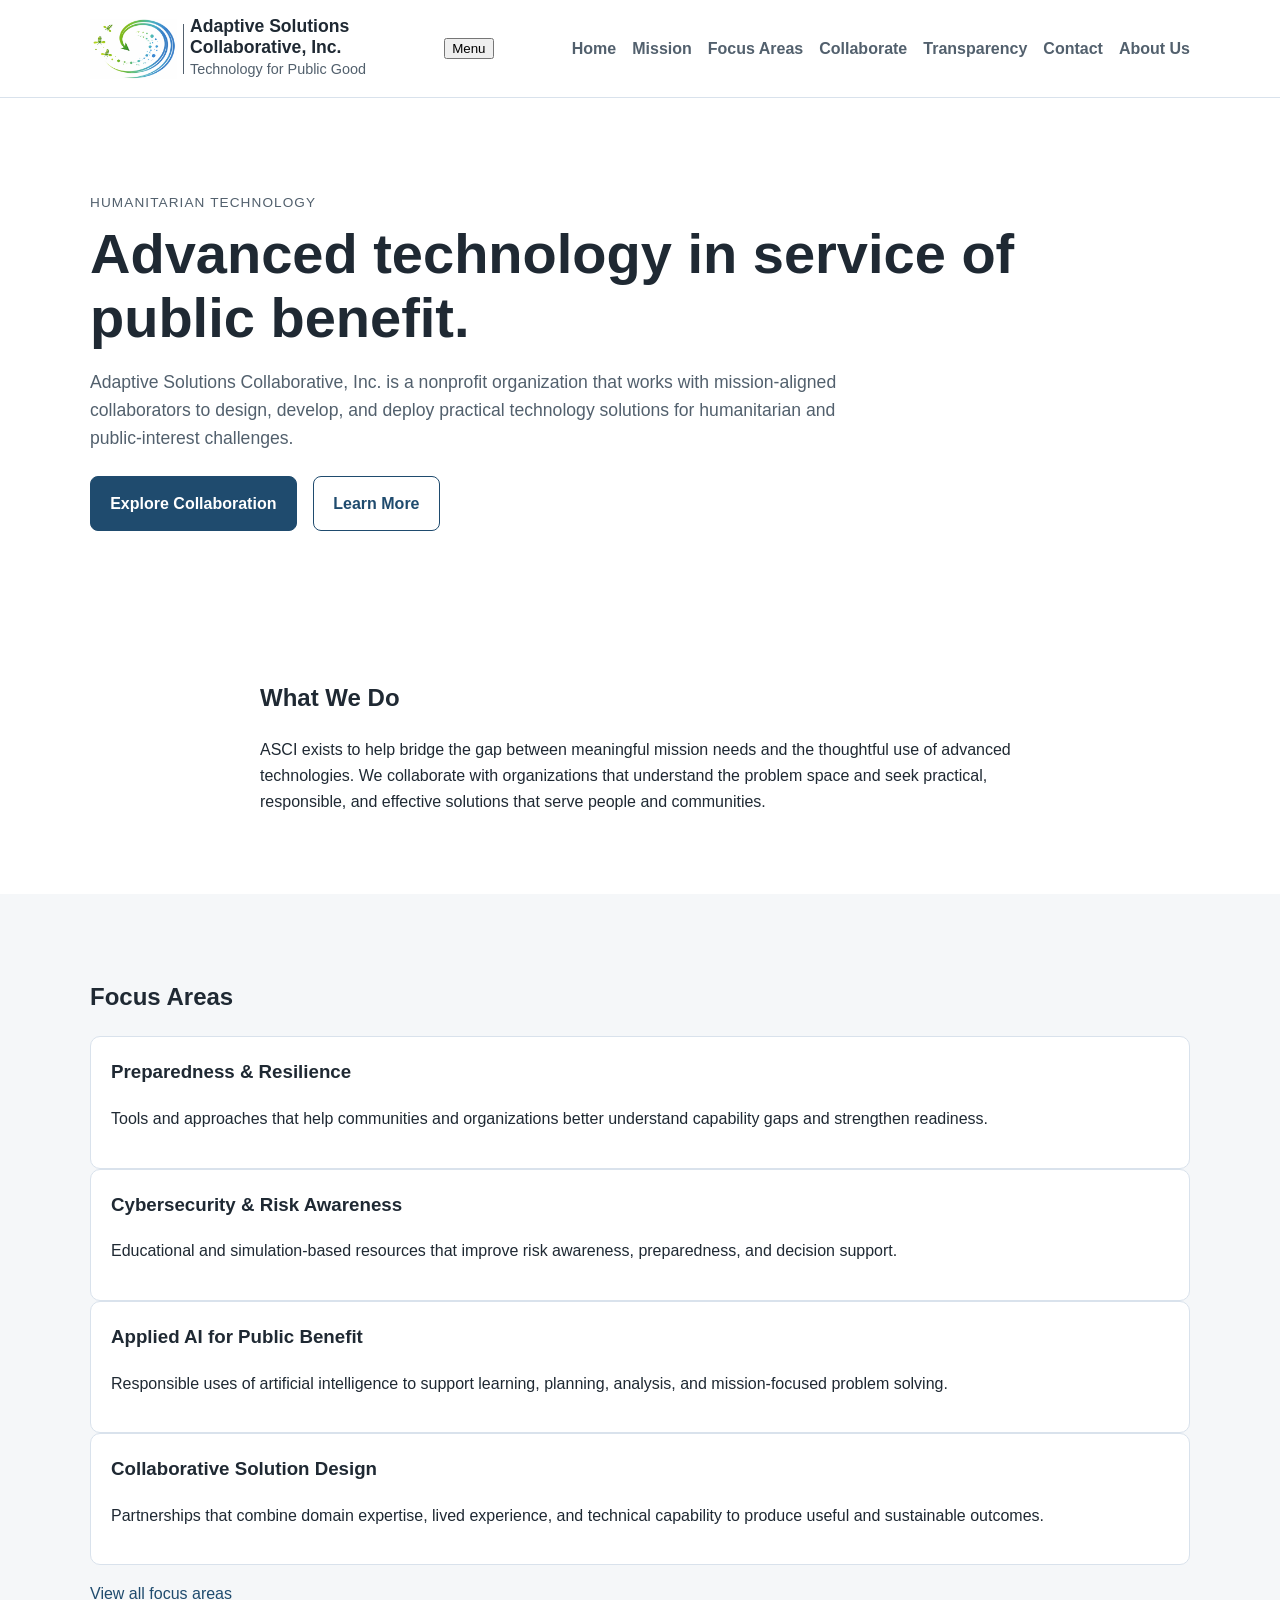
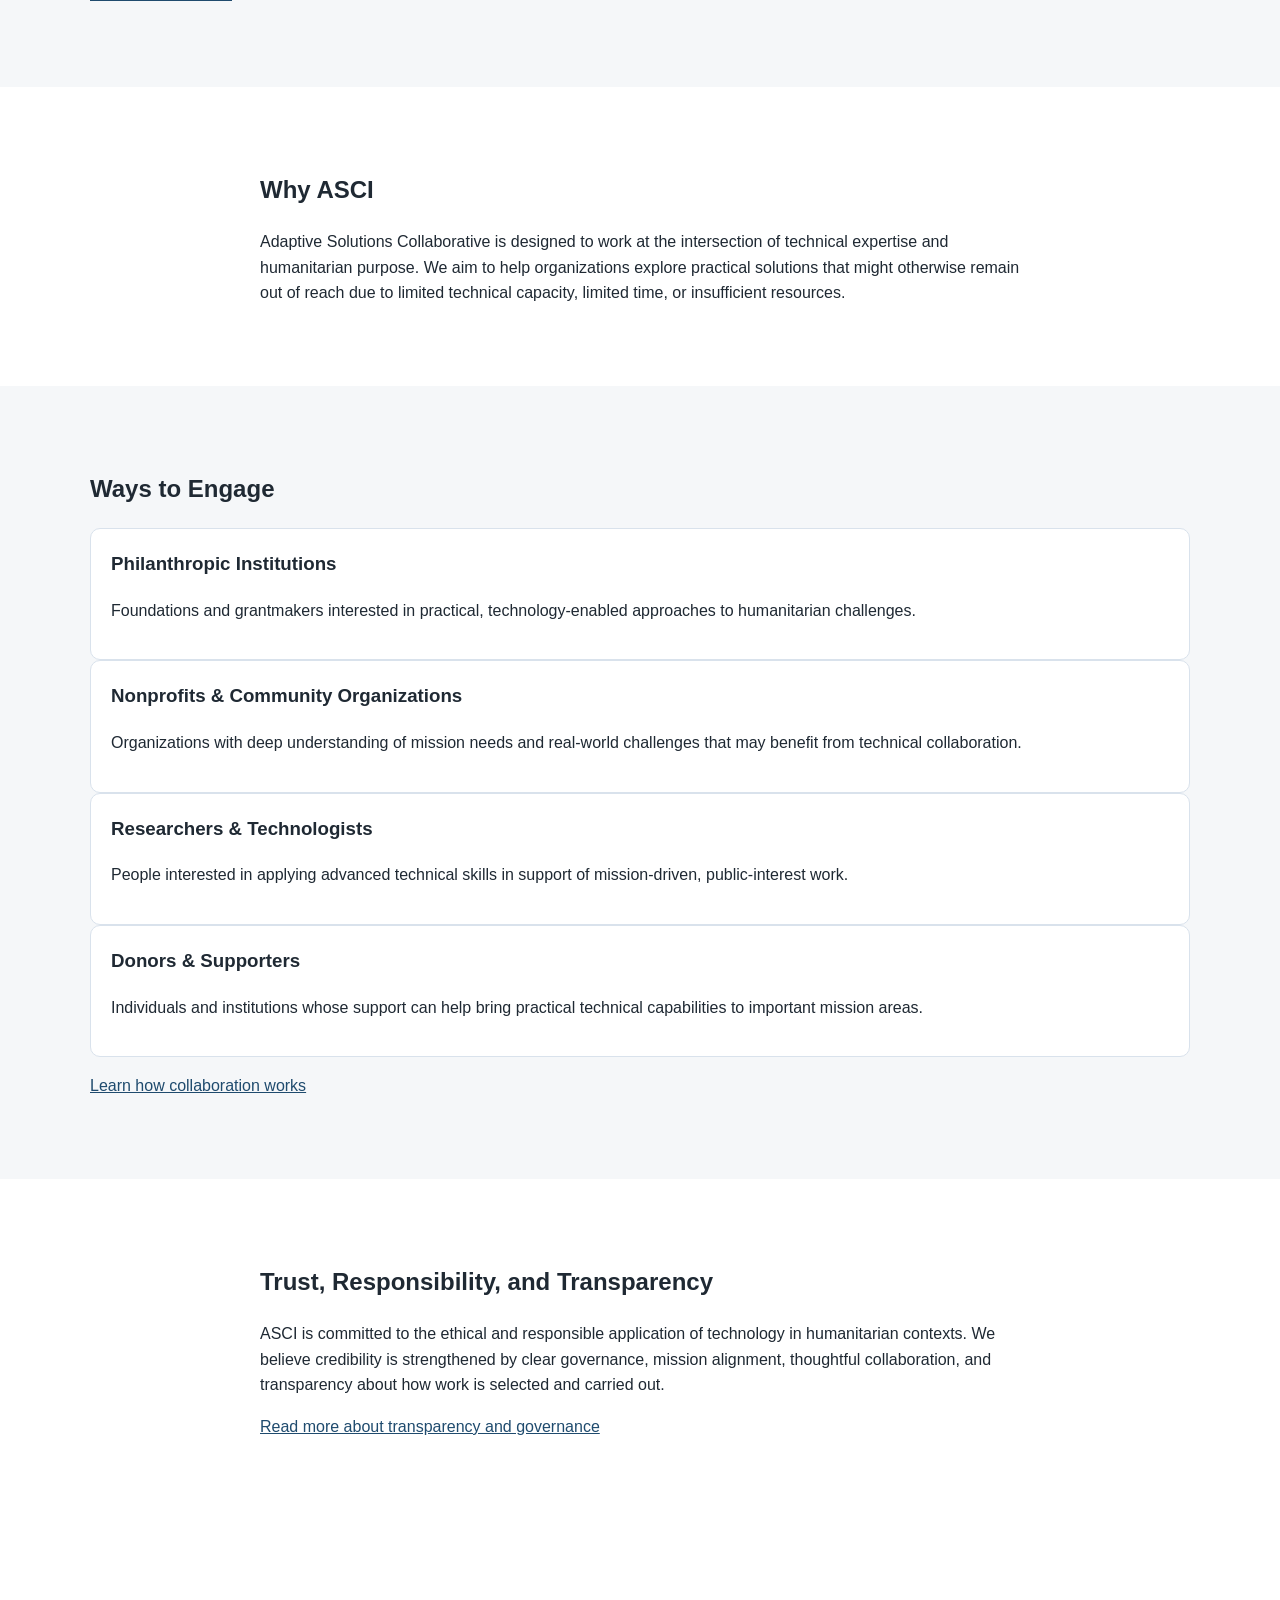
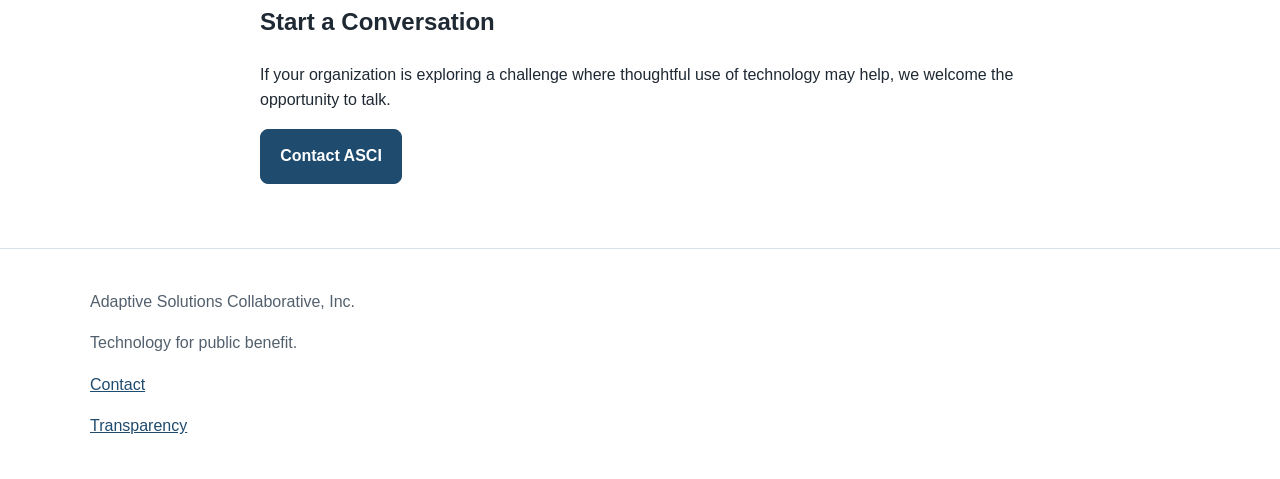
<file: index.html>
<!DOCTYPE html>
<html lang="en">
<head>
  <meta charset="UTF-8" />
  <meta name="viewport" content="width=device-width, initial-scale=1.0" />
  <meta
    name="description"
    content="Adaptive Solutions Collaborative, Inc. applies advanced technologies to humanitarian and public-interest challenges through practical, responsible collaboration."
  />
  <title>Adaptive Solutions Collaborative, Inc.</title>
  <link rel="stylesheet" href="css/style.css" />

</head>
<body>
  <header class="site-header">
    <div class="container header-inner">
      <a href="index.html" class="brand-link">
        <div class="logo-lockup">
          <img src="img/ASCI-Logo.png" alt="ASCI logo icon" class="logo-icon" />
      
          <div class="logo-divider"></div>
      
          <div class="logo-text">
            <div class="logo-name">
              Adaptive Solutions<br />
              Collaborative, Inc.
            </div>
            <div class="logo-tagline">Technology for Public Good</div>
          </div>
        </div>
      </a>
      <button class="nav-toggle" aria-expanded="false" aria-controls="site-nav">
        Menu
      </button>
      <nav id="site-nav" class="site-nav" aria-label="Main navigation">
        <ul class="nav-list">
          <li><a class="active" href="index.html">Home</a></li>
          <li><a href="mission.html">Mission</a></li>
          <li><a href="focus-areas.html">Focus Areas</a></li>
          <li><a href="collaborate.html">Collaborate</a></li>
          <li><a href="transparency.html">Transparency</a></li>
          <li><a href="contact.html">Contact</a></li>
          <li><a href="aboutus.html">About Us</a></li>
        </ul>
      </nav>
    </div>
  </header>

  <main>
    <section class="hero">
      <div class="container">
        <p class="eyebrow">Humanitarian Technology</p>
        <h1>Advanced technology in service of public benefit.</h1>
        <p class="lead">
          Adaptive Solutions Collaborative, Inc. is a nonprofit organization that
          works with mission-aligned collaborators to design, develop, and deploy
          practical technology solutions for humanitarian and public-interest challenges.
        </p>
        <div class="hero-actions">
          <a class="button primary" href="collaborate.html">Explore Collaboration</a>
          <a class="button secondary" href="mission.html">Learn More</a>
        </div>
      </div>
    </section>

    <section class="section">
      <div class="container narrow">
        <h2>What We Do</h2>
        <p>
          ASCI exists to help bridge the gap between meaningful mission needs and the
          thoughtful use of advanced technologies. We collaborate with organizations
          that understand the problem space and seek practical, responsible, and
          effective solutions that serve people and communities.
        </p>
      </div>
    </section>

    <section class="section alt">
      <div class="container">
        <h2>Focus Areas</h2>
        <div class="card-grid">
          <article class="card">
            <h3>Preparedness &amp; Resilience</h3>
            <p>
              Tools and approaches that help communities and organizations better
              understand capability gaps and strengthen readiness.
            </p>
          </article>

          <article class="card">
            <h3>Cybersecurity &amp; Risk Awareness</h3>
            <p>
              Educational and simulation-based resources that improve risk awareness,
              preparedness, and decision support.
            </p>
          </article>

          <article class="card">
            <h3>Applied AI for Public Benefit</h3>
            <p>
              Responsible uses of artificial intelligence to support learning,
              planning, analysis, and mission-focused problem solving.
            </p>
          </article>

          <article class="card">
            <h3>Collaborative Solution Design</h3>
            <p>
              Partnerships that combine domain expertise, lived experience, and
              technical capability to produce useful and sustainable outcomes.
            </p>
          </article>
        </div>

        <p class="section-link">
          <a href="focus-areas.html">View all focus areas</a>
        </p>
      </div>
    </section>

    <section class="section">
      <div class="container narrow">
        <h2>Why ASCI</h2>
        <p>
          Adaptive Solutions Collaborative is designed to work at the intersection
          of technical expertise and humanitarian purpose. We aim to help organizations
          explore practical solutions that might otherwise remain out of reach due to
          limited technical capacity, limited time, or insufficient resources.
        </p>
      </div>
    </section>

    <section class="section alt">
      <div class="container">
        <h2>Ways to Engage</h2>
        <div class="card-grid">
          <article class="card">
            <h3>Philanthropic Institutions</h3>
            <p>
              Foundations and grantmakers interested in practical, technology-enabled
              approaches to humanitarian challenges.
            </p>
          </article>

          <article class="card">
            <h3>Nonprofits &amp; Community Organizations</h3>
            <p>
              Organizations with deep understanding of mission needs and real-world
              challenges that may benefit from technical collaboration.
            </p>
          </article>

          <article class="card">
            <h3>Researchers &amp; Technologists</h3>
            <p>
              People interested in applying advanced technical skills in support of
              mission-driven, public-interest work.
            </p>
          </article>

          <article class="card">
            <h3>Donors &amp; Supporters</h3>
            <p>
              Individuals and institutions whose support can help bring practical
              technical capabilities to important mission areas.
            </p>
          </article>
        </div>

        <p class="section-link">
          <a href="collaborate.html">Learn how collaboration works</a>
        </p>
      </div>
    </section>
    <section class="section">
      <div class="container narrow">
        <h2>Trust, Responsibility, and Transparency</h2>
        <p>
          ASCI is committed to the ethical and responsible application of technology
          in humanitarian contexts. We believe credibility is strengthened by clear
          governance, mission alignment, thoughtful collaboration, and transparency
          about how work is selected and carried out.
        </p>
        <p class="section-link">
          <a href="transparency.html">Read more about transparency and governance</a>
        </p>
      </div>
    </section>

    <section class="section callout">
      <div class="container narrow">
        <h2>Start a Conversation</h2>
        <p>
          If your organization is exploring a challenge where thoughtful use of
          technology may help, we welcome the opportunity to talk.
        </p>
        <a class="button primary" href="contact.html">Contact ASCI</a>
      </div>
    </section>
  </main>

  <footer class="site-footer">
    <div class="container footer-inner">
      <div>
        <p class="footer-title">Adaptive Solutions Collaborative, Inc.</p>
        <p class="footer-tag">Technology for public benefit.</p>
      </div>
      <div>
        <p><a href="contact.html">Contact</a></p>
        <p><a href="transparency.html">Transparency</a></p>
      </div>
    </div>
  </footer>
</body>
</html>
</file>
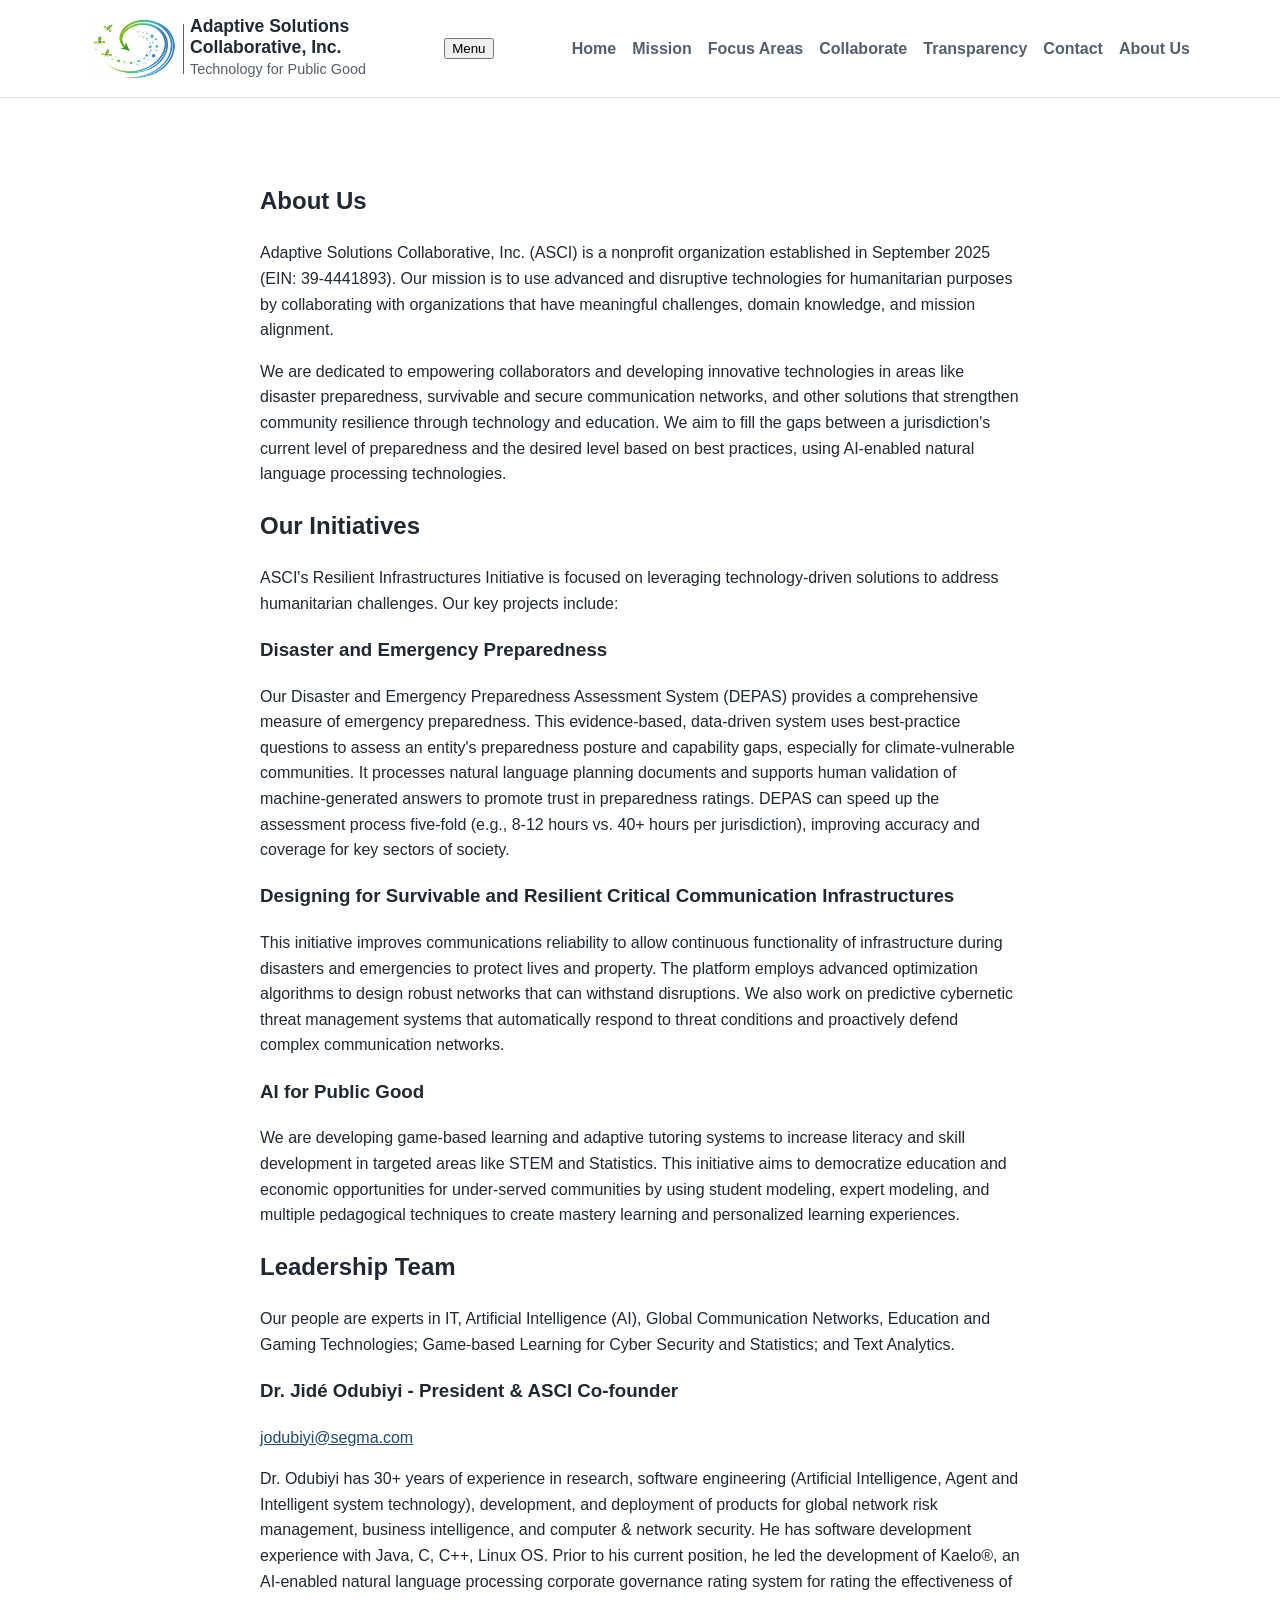
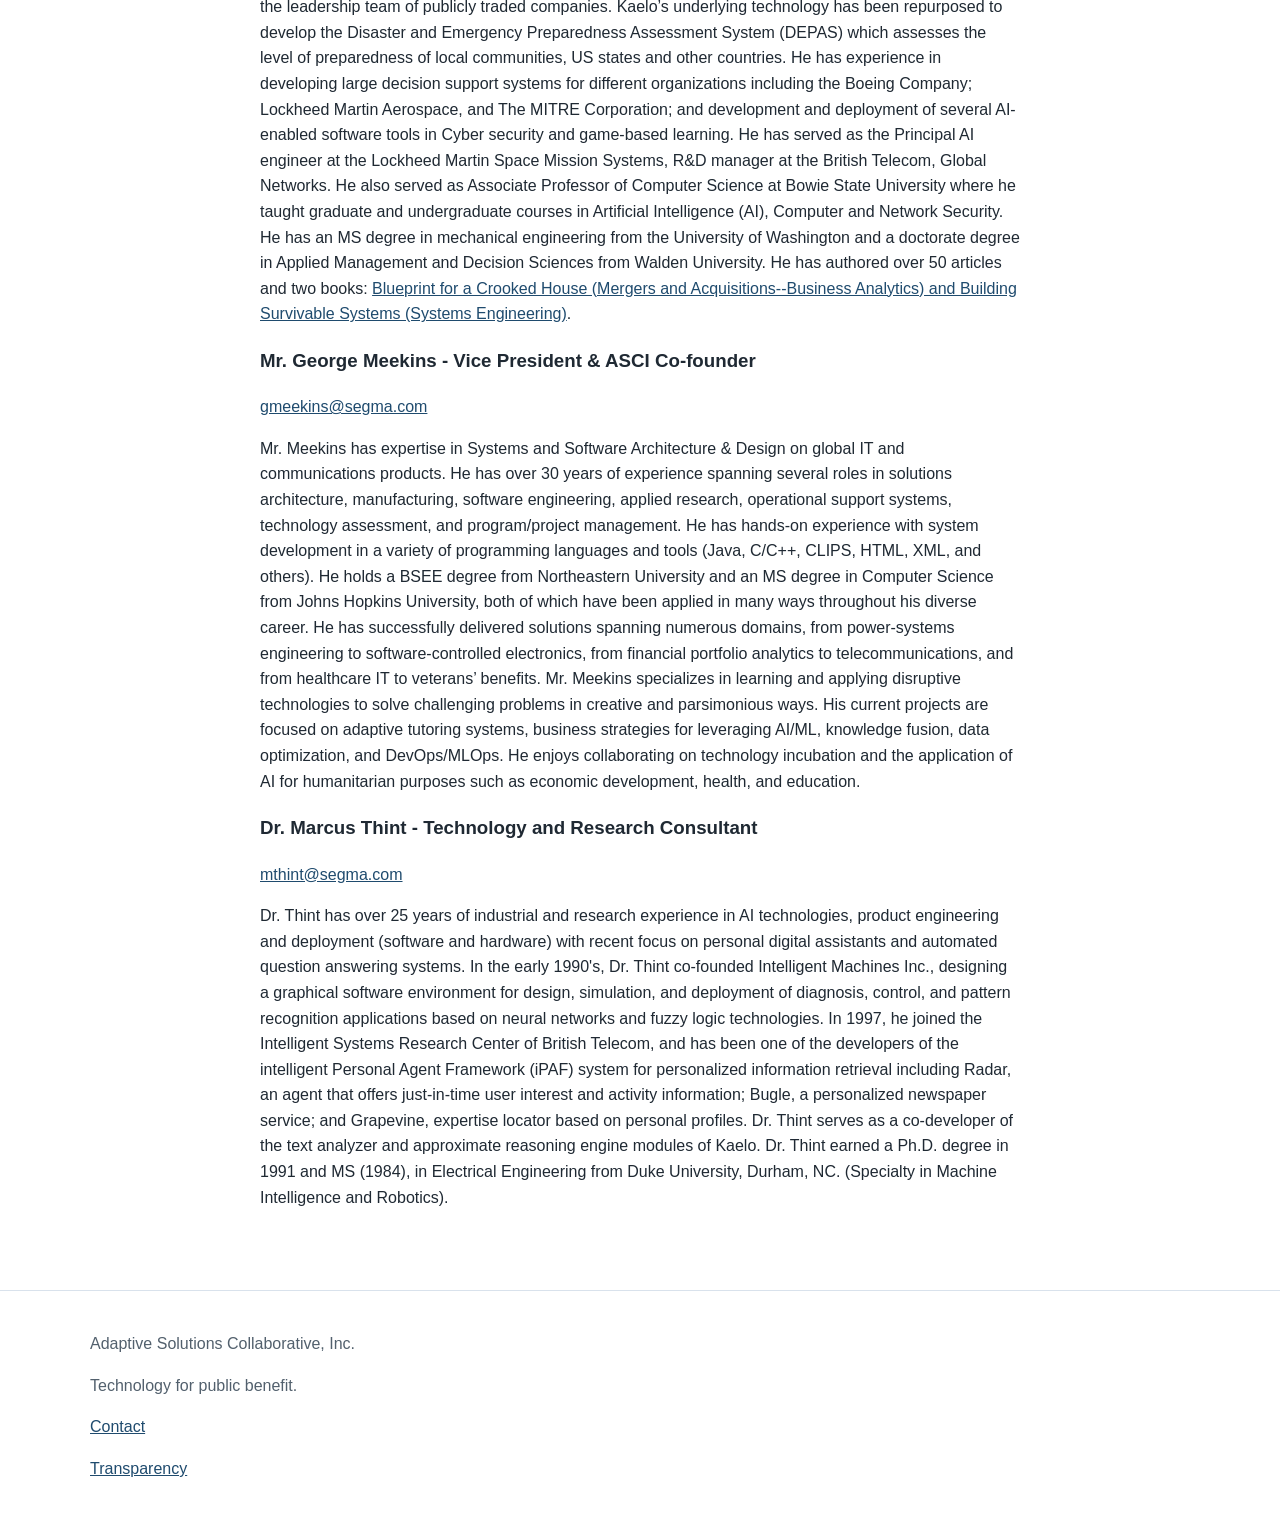
<file: aboutus.html>
<!DOCTYPE html>
<html lang="en">
<head>
  <meta charset="UTF-8" />
  <meta name="viewport" content="width=device-width, initial-scale=1.0" />
  <meta
    name="description"
    content="About Adaptive Solutions Collaborative, Inc."
  />
  <title>About Us - Adaptive Solutions Collaborative, Inc.</title>
  <link rel="stylesheet" href="css/style.css" />
  <script src="js/site.js" defer></script>
</head>
<body>
  <header class="site-header">
    <div class="container header-inner">
      <a href="index.html" class="brand-link">
        <div class="logo-lockup">
          <img src="img/ASCI-Logo.png" alt="ASCI logo icon" class="logo-icon" />
      
          <div class="logo-divider"></div>
      
          <div class="logo-text">
            <div class="logo-name">
              Adaptive Solutions<br />
              Collaborative, Inc.
            </div>
            <div class="logo-tagline">Technology for Public Good</div>
          </div>
        </div>
      </a>
      <button class="nav-toggle" aria-expanded="false" aria-controls="site-nav">
        Menu
      </button>
      <nav id="site-nav" class="site-nav" aria-label="Main navigation">
        <ul class="nav-list">
          <li><a href="index.html">Home</a></li>
          <li><a href="mission.html">Mission</a></li>
          <li><a href="focus-areas.html">Focus Areas</a></li>
          <li><a href="collaborate.html">Collaborate</a></li>
          <li><a href="transparency.html">Transparency</a></li>
          <li><a href="contact.html">Contact</a></li>
          <li><a class="active" href="aboutus.html">About Us</a></li>
        </ul>
      </nav>
    </div>
  </header>

  <main>
    <section class="section">
      <div class="container narrow">
        <h1>About Us</h1>
        <p>Adaptive Solutions Collaborative, Inc. (ASCI) is a nonprofit organization established in September 2025 (EIN: 39-4441893). Our mission is to use advanced and disruptive technologies for humanitarian purposes by collaborating with organizations that have meaningful challenges, domain knowledge, and mission alignment.</p>
        <p>We are dedicated to empowering collaborators and developing innovative technologies in areas like disaster preparedness, survivable and secure communication networks, and other solutions that strengthen community resilience through technology and education. We aim to fill the gaps between a jurisdiction's current level of preparedness and the desired level based on best practices, using AI-enabled natural language processing technologies.</p>

        <h2>Our Initiatives</h2>
        <p>ASCI's Resilient Infrastructures Initiative is focused on leveraging technology-driven solutions to address humanitarian challenges. Our key projects include:</p>

        <h3>Disaster and Emergency Preparedness</h3>
        <p>Our Disaster and Emergency Preparedness Assessment System (DEPAS) provides a comprehensive measure of emergency preparedness. This evidence-based, data-driven system uses best-practice questions to assess an entity's preparedness posture and capability gaps, especially for climate-vulnerable communities. It processes natural language planning documents and supports human validation of machine-generated answers to promote trust in preparedness ratings. DEPAS can speed up the assessment process five-fold (e.g., 8-12 hours vs. 40+ hours per jurisdiction), improving accuracy and coverage for key sectors of society.</p>

        <h3>Designing for Survivable and Resilient Critical Communication Infrastructures</h3>
        <p>This initiative improves communications reliability to allow continuous functionality of infrastructure during disasters and emergencies to protect lives and property. The platform employs advanced optimization algorithms to design robust networks that can withstand disruptions. We also work on predictive cybernetic threat management systems that automatically respond to threat conditions and proactively defend complex communication networks.</p>

        <h3>AI for Public Good</h3>
        <p>We are developing game-based learning and adaptive tutoring systems to increase literacy and skill development in targeted areas like STEM and Statistics. This initiative aims to democratize education and economic opportunities for under-served communities by using student modeling, expert modeling, and multiple pedagogical techniques to create mastery learning and personalized learning experiences.</p>

        <h2>Leadership Team</h2>
        <p>Our people are experts in IT, Artificial Intelligence (AI), Global Communication Networks, Education and Gaming Technologies; Game-based Learning for Cyber Security and Statistics; and Text Analytics.</p>
        <h3>Dr. Jidé Odubiyi - President & ASCI Co-founder</h3>
        <p><a href="mailto:jodubiyi@segma.com">jodubiyi@segma.com</a></p>
        <p>Dr. Odubiyi has 30+ years of experience in research, software engineering (Artificial Intelligence, Agent and Intelligent system technology), development, and deployment of products for global network risk management, business intelligence, and computer & network security. He has software development experience with Java, C, C++, Linux OS. Prior to his current position, he led the development of Kaelo®, an AI-enabled natural language processing corporate governance rating system for rating the effectiveness of the leadership team of publicly traded companies. Kaelo’s underlying technology has been repurposed to develop the Disaster and Emergency Preparedness Assessment System (DEPAS) which assesses the level of preparedness of local communities, US states and other countries. He has experience in developing large decision support systems for different organizations including the Boeing Company; Lockheed Martin Aerospace, and The MITRE Corporation; and development and deployment of several AI-enabled software tools in Cyber security and game-based learning. He has served as the Principal AI engineer at the Lockheed Martin Space Mission Systems, R&D manager at the British Telecom, Global Networks. He also served as Associate Professor of Computer Science at Bowie State University where he taught graduate and undergraduate courses in Artificial Intelligence (AI), Computer and Network Security. He has an MS degree in mechanical engineering from the University of Washington and a doctorate degree in Applied Management and Decision Sciences from Walden University. He has authored over 50 articles and two books: <a href="https://iloripressbooks.com/nonfiction/business/">Blueprint for a Crooked House (Mergers and Acquisitions--Business Analytics) and Building Survivable Systems (Systems Engineering)</a>.</p>

        <h3>Mr. George Meekins - Vice President & ASCI Co-founder</h3>
        <p><a href="mailto:gmeekins@segma.com">gmeekins@segma.com</a></p>
        <p>Mr. Meekins has expertise in Systems and Software Architecture & Design on global IT and communications products. He has over 30 years of experience spanning several roles in solutions architecture, manufacturing, software engineering, applied research, operational support systems, technology assessment, and program/project management. He has hands-on experience with system development in a variety of programming languages and tools (Java, C/C++, CLIPS, HTML, XML, and others). He holds a BSEE degree from Northeastern University and an MS degree in Computer Science from Johns Hopkins University, both of which have been applied in many ways throughout his diverse career. He has successfully delivered solutions spanning numerous domains, from power-systems engineering to software-controlled electronics, from financial portfolio analytics to telecommunications, and from healthcare IT to veterans’ benefits. Mr. Meekins specializes in learning and applying disruptive technologies to solve challenging problems in creative and parsimonious ways. His current projects are focused on adaptive tutoring systems, business strategies for leveraging AI/ML, knowledge fusion, data optimization, and DevOps/MLOps. He enjoys collaborating on technology incubation and the application of AI for humanitarian purposes such as economic development, health, and education.</p>

        <h3>Dr. Marcus Thint - Technology and Research Consultant</h3>
        <p><a href="mailto:mthint@segma.com">mthint@segma.com</a></p>
        <p>Dr. Thint has over 25 years of industrial and research experience in AI technologies, product engineering and deployment (software and hardware) with recent focus on personal digital assistants and automated question answering systems. In the early 1990's, Dr. Thint co-founded Intelligent Machines Inc., designing a graphical software environment for design, simulation, and deployment of diagnosis, control, and pattern recognition applications based on neural networks and fuzzy logic technologies. In 1997, he joined the Intelligent Systems Research Center of British Telecom, and has been one of the developers of the intelligent Personal Agent Framework (iPAF) system for personalized information retrieval including Radar, an agent that offers just-in-time user interest and activity information; Bugle, a personalized newspaper service; and Grapevine, expertise locator based on personal profiles. Dr. Thint serves as a co-developer of the text analyzer and approximate reasoning engine modules of Kaelo. Dr. Thint earned a Ph.D. degree in 1991 and MS (1984), in Electrical Engineering from Duke University, Durham, NC. (Specialty in Machine Intelligence and Robotics).</p>
      </div>
    </section>
  </main>

  <footer class="site-footer">
    <div class="container footer-inner">
      <div>
        <p class="footer-title">Adaptive Solutions Collaborative, Inc.</p>
        <p class="footer-tag">Technology for public benefit.</p>
      </div>
      <div>
        <p><a href="contact.html">Contact</a></p>
        <p><a href="transparency.html">Transparency</a></p>
      </div>
    </div>
  </footer>
</body>
</html>
</file>
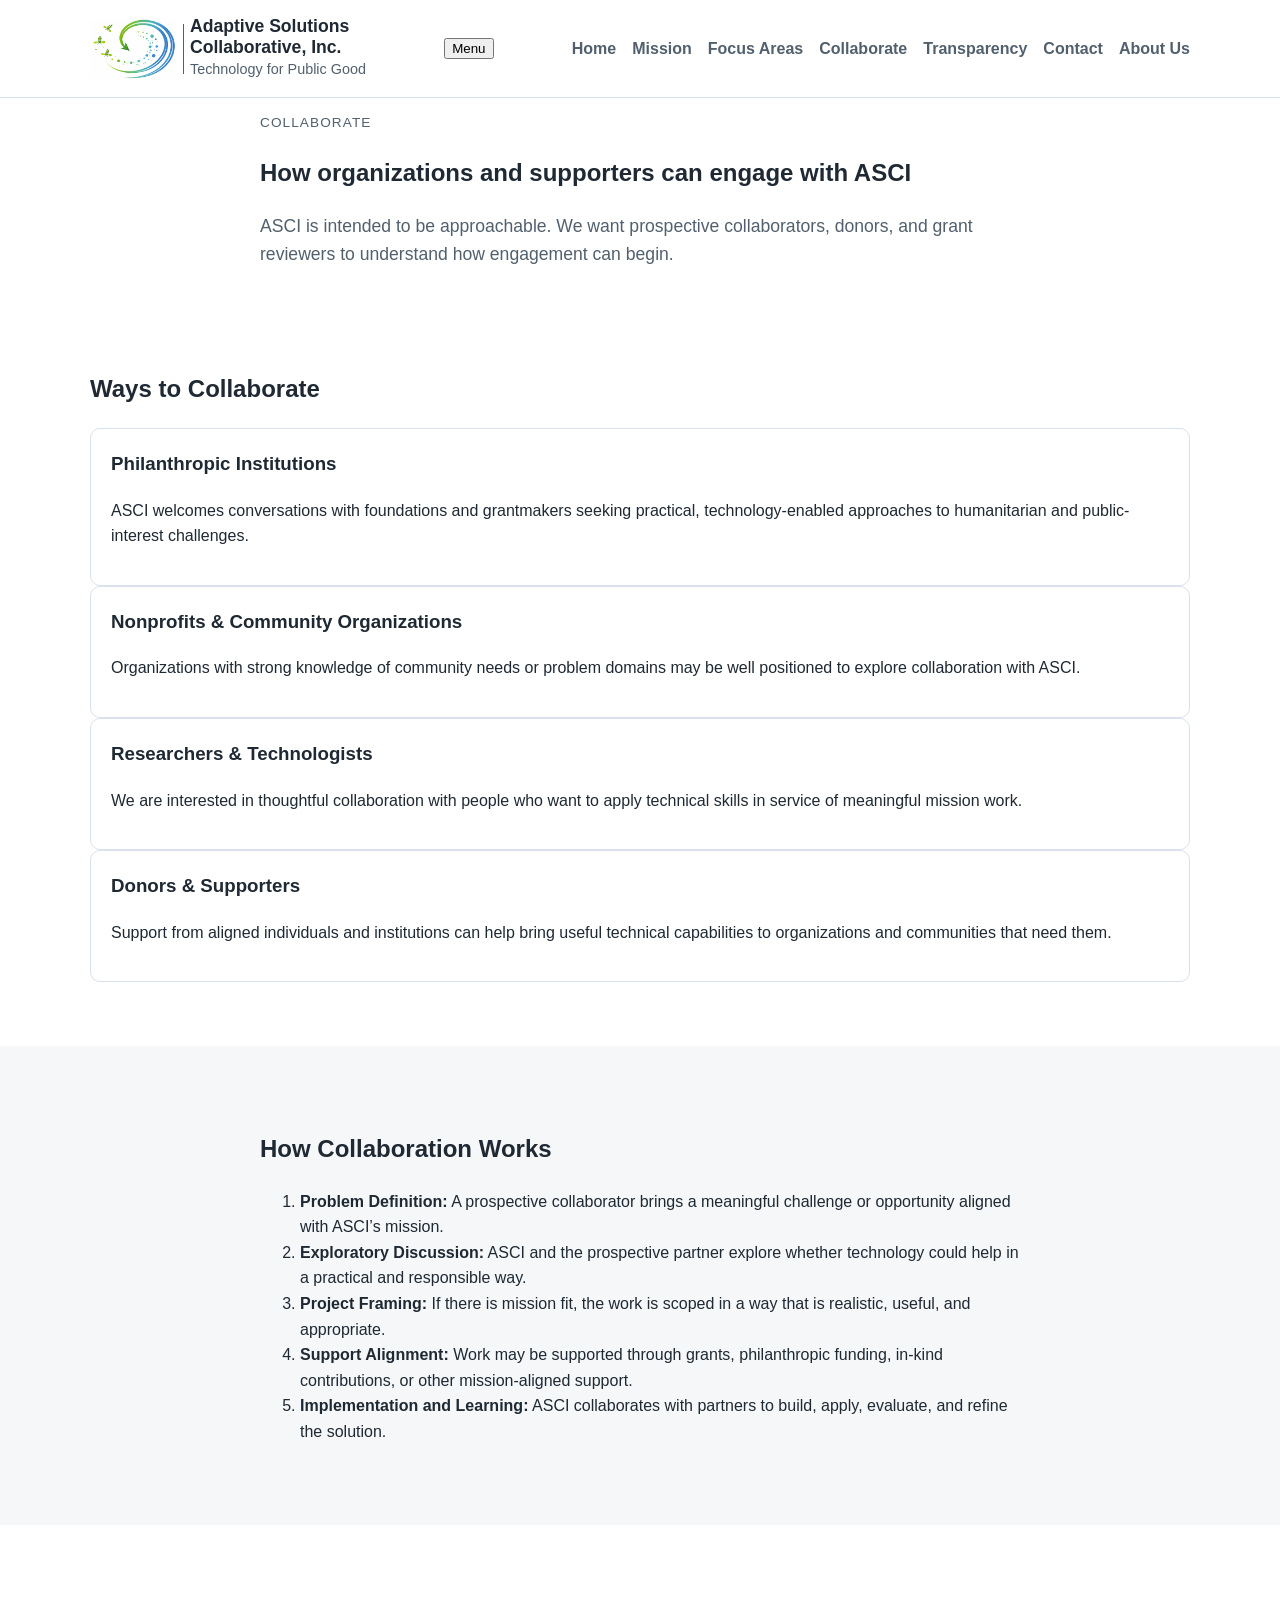
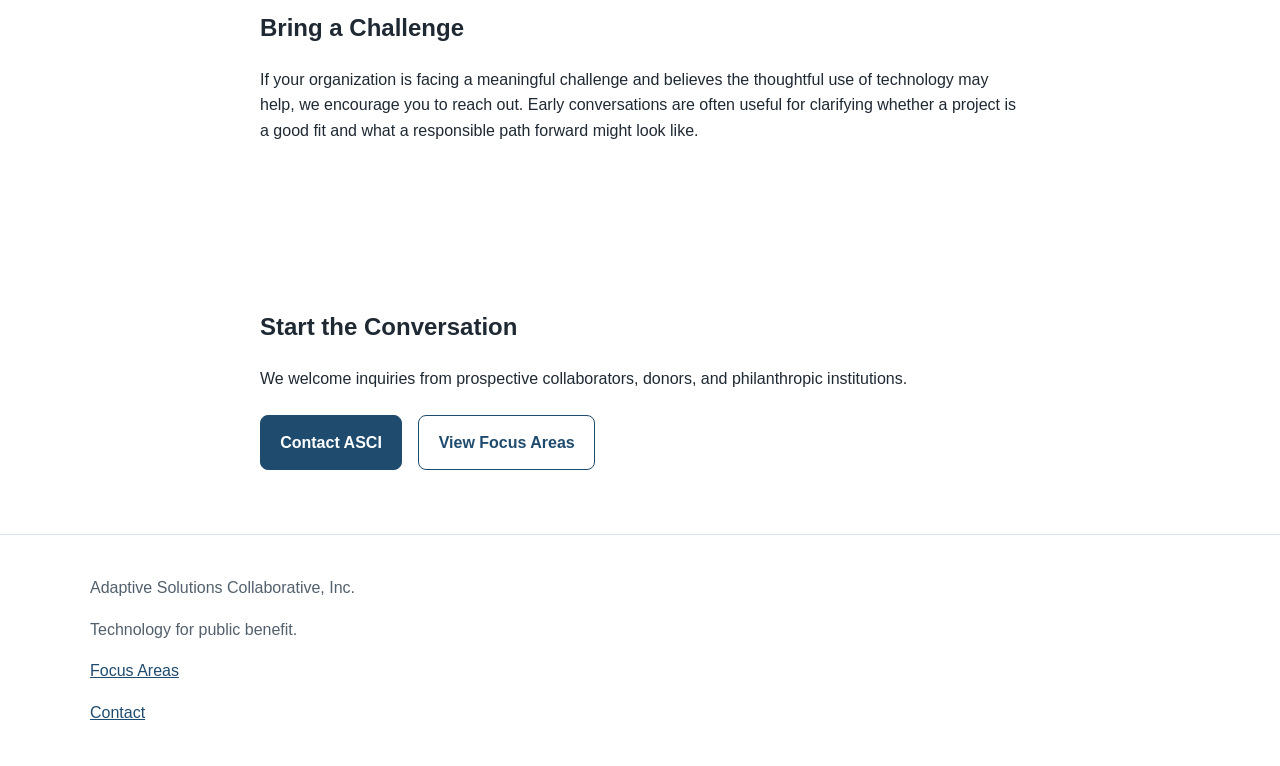
<file: collaborate.html>
<!DOCTYPE html>
<html lang="en">
<head>
  <meta charset="UTF-8" />
  <meta name="viewport" content="width=device-width, initial-scale=1.0" />
  <meta
    name="description"
    content="Learn how to collaborate with Adaptive Solutions Collaborative, Inc."
  />
  <title>Collaborate | Adaptive Solutions Collaborative, Inc.</title>
  <link rel="stylesheet" href="css/style.css" />

</head>
<body>
  <header class="site-header">
    <div class="container header-inner">
      <a href="index.html" class="brand-link">
        <div class="logo-lockup">
          <img src="img/ASCI-Logo.png" alt="ASCI logo icon" class="logo-icon" />
      
          <div class="logo-divider"></div>
      
          <div class="logo-text">
            <div class="logo-name">
              Adaptive Solutions<br />
              Collaborative, Inc.
            </div>
            <div class="logo-tagline">Technology for Public Good</div>
          </div>
        </div>
      </a>
      <button class="nav-toggle" aria-expanded="false" aria-controls="site-nav">
        Menu
      </button>
      <nav id="site-nav" class="site-nav" aria-label="Main navigation">
        <ul class="nav-list">
          <li><a href="index.html">Home</a></li>
          <li><a href="mission.html">Mission</a></li>
          <li><a href="focus-areas.html">Focus Areas</a></li>
          <li><a class="active" href="collaborate.html">Collaborate</a></li>
          <li><a href="transparency.html">Transparency</a></li>
          <li><a href="contact.html">Contact</a></li>
          <li><a href="aboutus.html">About Us</a></li>
        </ul>
      </nav>
    </div>
  </header>

  <main class="page-main">
    <section class="page-hero">
      <div class="container narrow">
        <p class="eyebrow">Collaborate</p>
        <h1>How organizations and supporters can engage with ASCI</h1>
        <p class="lead">
          ASCI is intended to be approachable. We want prospective collaborators,
          donors, and grant reviewers to understand how engagement can begin.
        </p>
      </div>
    </section>

    <section class="section">
      <div class="container">
        <h2>Ways to Collaborate</h2>
        <div class="card-grid">
          <article class="card">
            <h3>Philanthropic Institutions</h3>
            <p>
              ASCI welcomes conversations with foundations and grantmakers seeking
              practical, technology-enabled approaches to humanitarian and
              public-interest challenges.
            </p>
          </article>

          <article class="card">
            <h3>Nonprofits &amp; Community Organizations</h3>
            <p>
              Organizations with strong knowledge of community needs or problem domains
              may be well positioned to explore collaboration with ASCI.
            </p>
          </article>

          <article class="card">
            <h3>Researchers &amp; Technologists</h3>
            <p>
              We are interested in thoughtful collaboration with people who want to
              apply technical skills in service of meaningful mission work.
            </p>
          </article>

          <article class="card">
            <h3>Donors &amp; Supporters</h3>
            <p>
              Support from aligned individuals and institutions can help bring useful
              technical capabilities to organizations and communities that need them.
            </p>
          </article>
        </div>
      </div>
    </section>

    <section class="section alt">
      <div class="container narrow">
        <h2>How Collaboration Works</h2>
        <ol class="process-list">
          <li>
            <strong>Problem Definition:</strong> A prospective collaborator brings a
            meaningful challenge or opportunity aligned with ASCI’s mission.
          </li>
          <li>
            <strong>Exploratory Discussion:</strong> ASCI and the prospective partner
            explore whether technology could help in a practical and responsible way.
          </li>
          <li>
            <strong>Project Framing:</strong> If there is mission fit, the work is
            scoped in a way that is realistic, useful, and appropriate.
          </li>
          <li>
            <strong>Support Alignment:</strong> Work may be supported through grants,
            philanthropic funding, in-kind contributions, or other mission-aligned support.
          </li>
          <li>
            <strong>Implementation and Learning:</strong> ASCI collaborates with partners
            to build, apply, evaluate, and refine the solution.
          </li>
        </ol>
      </div>
    </section>

    <section class="section">
      <div class="container narrow">
        <h2>Bring a Challenge</h2>
        <p>
          If your organization is facing a meaningful challenge and believes the
          thoughtful use of technology may help, we encourage you to reach out.
          Early conversations are often useful for clarifying whether a project is
          a good fit and what a responsible path forward might look like.
        </p>
      </div>
    </section>

    <section class="section callout">
      <div class="container narrow">
        <h2>Start the Conversation</h2>
        <p>
          We welcome inquiries from prospective collaborators, donors, and
          philanthropic institutions.
        </p>
        <div class="hero-actions">
          <a class="button primary" href="contact.html">Contact ASCI</a>
          <a class="button secondary" href="focus-areas.html">View Focus Areas</a>
        </div>
      </div>
    </section>
  </main>

  <footer class="site-footer">
    <div class="container footer-inner">
      <div>
        <p class="footer-title">Adaptive Solutions Collaborative, Inc.</p>
        <p class="footer-tag">Technology for public benefit.</p>
      </div>
      <div>
        <p><a href="focus-areas.html">Focus Areas</a></p>
        <p><a href="contact.html">Contact</a></p>
      </div>
    </div>
  </footer>
</body>
</html>
</file>
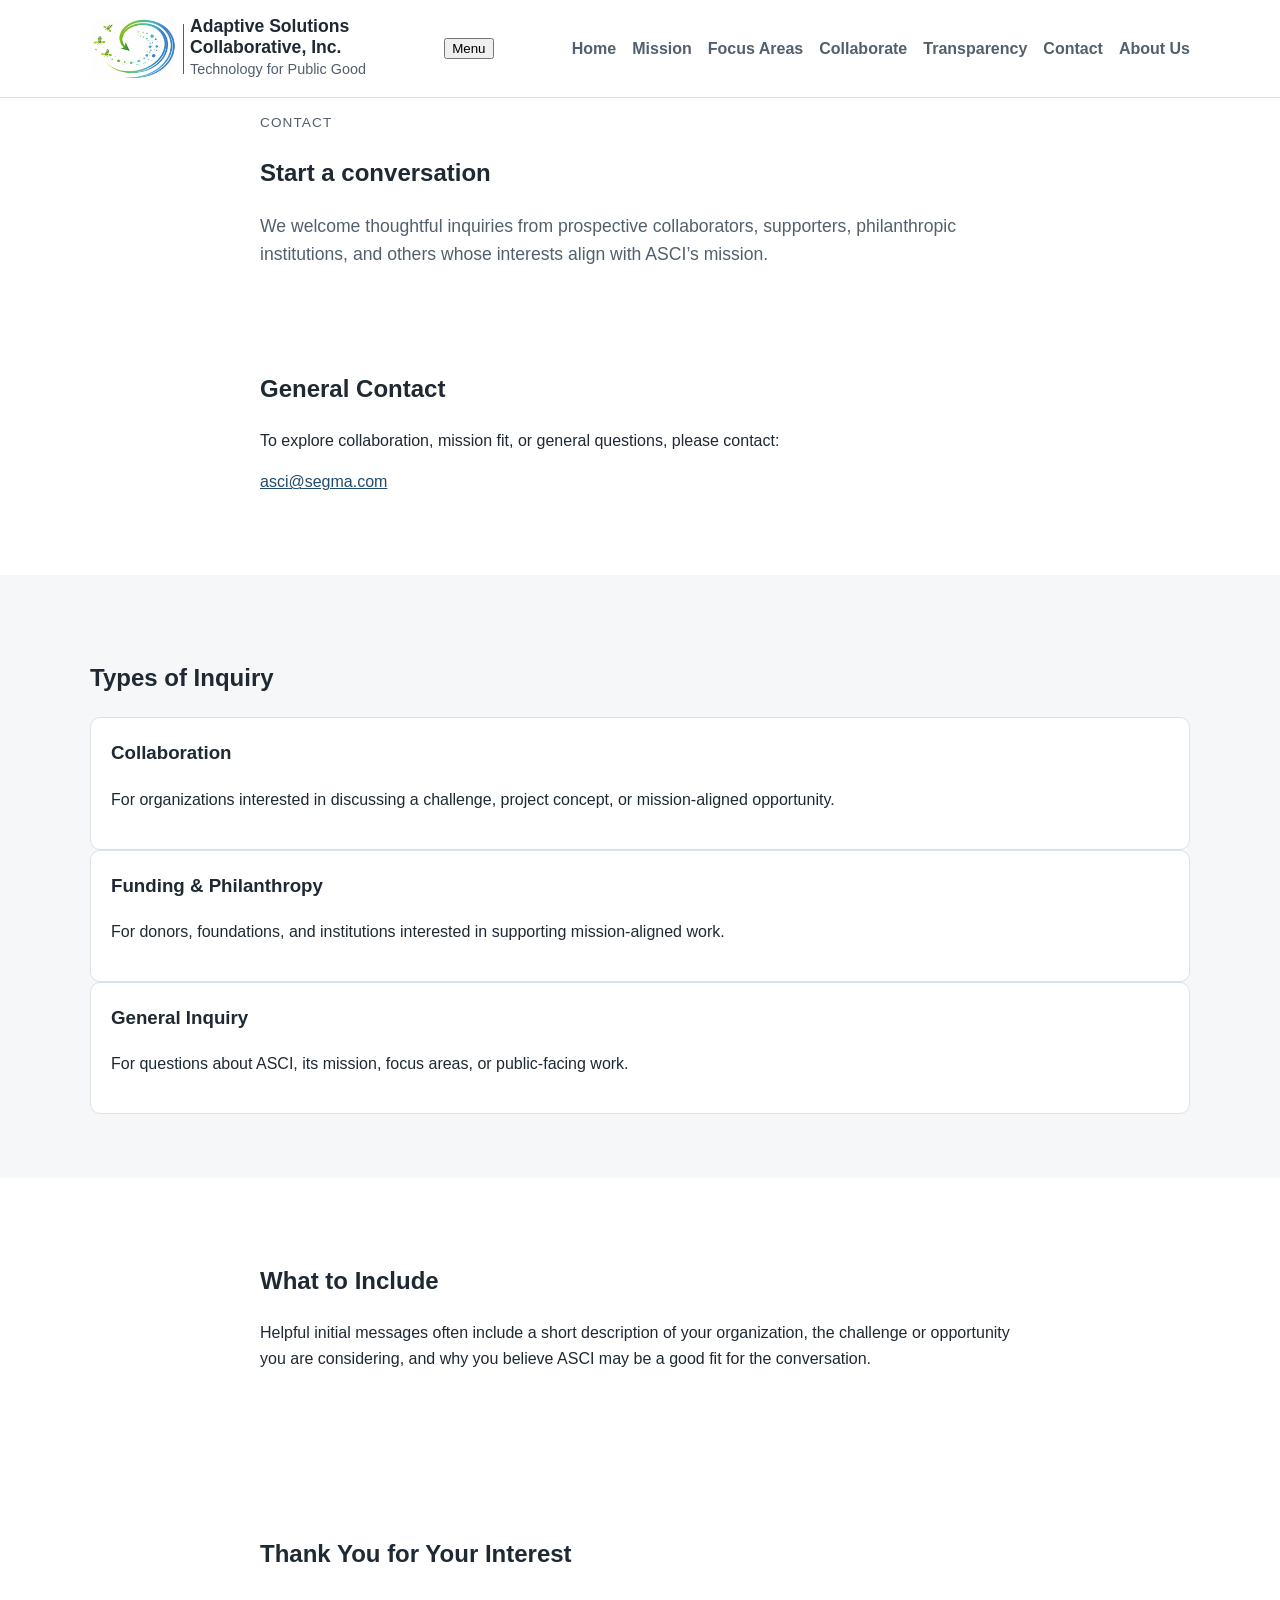
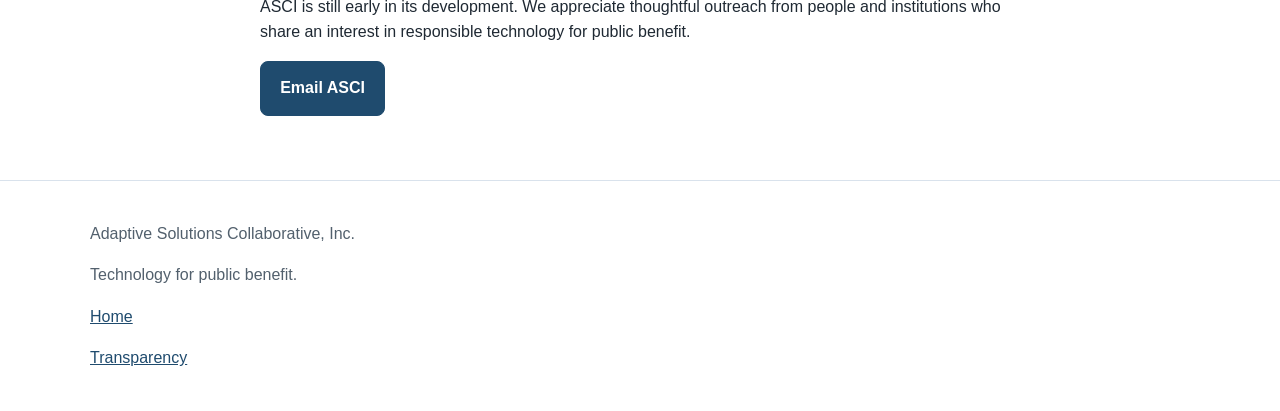
<file: contact.html>
<!DOCTYPE html>
<html lang="en">
<head>
  <meta charset="UTF-8" />
  <meta name="viewport" content="width=device-width, initial-scale=1.0" />
  <meta
    name="description"
    content="Contact Adaptive Solutions Collaborative, Inc. for collaboration, funding, or general inquiries."
  />
  <title>Contact | Adaptive Solutions Collaborative, Inc.</title>
  <link rel="stylesheet" href="css/style.css" />

</head>
<body>
  <header class="site-header">
    <div class="container header-inner">
      <a href="index.html" class="brand-link">
        <div class="logo-lockup">
          <img src="img/ASCI-Logo.png" alt="ASCI logo icon" class="logo-icon" />
      
          <div class="logo-divider"></div>
      
          <div class="logo-text">
            <div class="logo-name">
              Adaptive Solutions<br />
              Collaborative, Inc.
            </div>
            <div class="logo-tagline">Technology for Public Good</div>
          </div>
        </div>
      </a>
      <button class="nav-toggle" aria-expanded="false" aria-controls="site-nav">
        Menu
      </button>
      <nav id="site-nav" class="site-nav" aria-label="Main navigation">
        <ul class="nav-list">
          <li><a href="index.html">Home</a></li>
          <li><a href="mission.html">Mission</a></li>
          <li><a href="focus-areas.html">Focus Areas</a></li>
          <li><a href="collaborate.html">Collaborate</a></li>
          <li><a href="transparency.html">Transparency</a></li>
          <li><a class="active" href="contact.html">Contact</a></li>
          <li><a href="aboutus.html">About Us</a></li>
        </ul>
      </nav>
    </div>
  </header>

  <main class="page-main">
    <section class="page-hero">
      <div class="container narrow">
        <p class="eyebrow">Contact</p>
        <h1>Start a conversation</h1>
        <p class="lead">
          We welcome thoughtful inquiries from prospective collaborators, supporters,
          philanthropic institutions, and others whose interests align with ASCI’s mission.
        </p>
      </div>
    </section>

    <section class="section">
      <div class="container narrow">
        <h2>General Contact</h2>
        <p>
          To explore collaboration, mission fit, or general questions, please contact:
        </p>
        <p class="contact-line">
          <a href="mailto:asci@segma.com">asci@segma.com</a>
        </p>
      </div>
    </section>

    <section class="section alt">
      <div class="container">
        <h2>Types of Inquiry</h2>
        <div class="card-grid">
          <article class="card">
            <h3>Collaboration</h3>
            <p>
              For organizations interested in discussing a challenge, project concept,
              or mission-aligned opportunity.
            </p>
          </article>

          <article class="card">
            <h3>Funding &amp; Philanthropy</h3>
            <p>
              For donors, foundations, and institutions interested in supporting
              mission-aligned work.
            </p>
          </article>

          <article class="card">
            <h3>General Inquiry</h3>
            <p>
              For questions about ASCI, its mission, focus areas, or public-facing work.
            </p>
          </article>
        </div>
      </div>
    </section>

    <section class="section">
      <div class="container narrow">
        <h2>What to Include</h2>
        <p>
          Helpful initial messages often include a short description of your
          organization, the challenge or opportunity you are considering, and why
          you believe ASCI may be a good fit for the conversation.
        </p>
      </div>
    </section>

    <section class="section callout">
      <div class="container narrow">
        <h2>Thank You for Your Interest</h2>
        <p>
          ASCI is still early in its development. We appreciate thoughtful outreach
          from people and institutions who share an interest in responsible technology
          for public benefit.
        </p>
        <a class="button primary" href="mailto:asci@segma.com">Email ASCI</a>
      </div>
    </section>
  </main>

  <footer class="site-footer">
    <div class="container footer-inner">
      <div>
        <p class="footer-title">Adaptive Solutions Collaborative, Inc.</p>
        <p class="footer-tag">Technology for public benefit.</p>
      </div>
      <div>
        <p><a href="index.html">Home</a></p>
        <p><a href="transparency.html">Transparency</a></p>
      </div>
    </div>
  </footer>
</body>
</html>
</file>
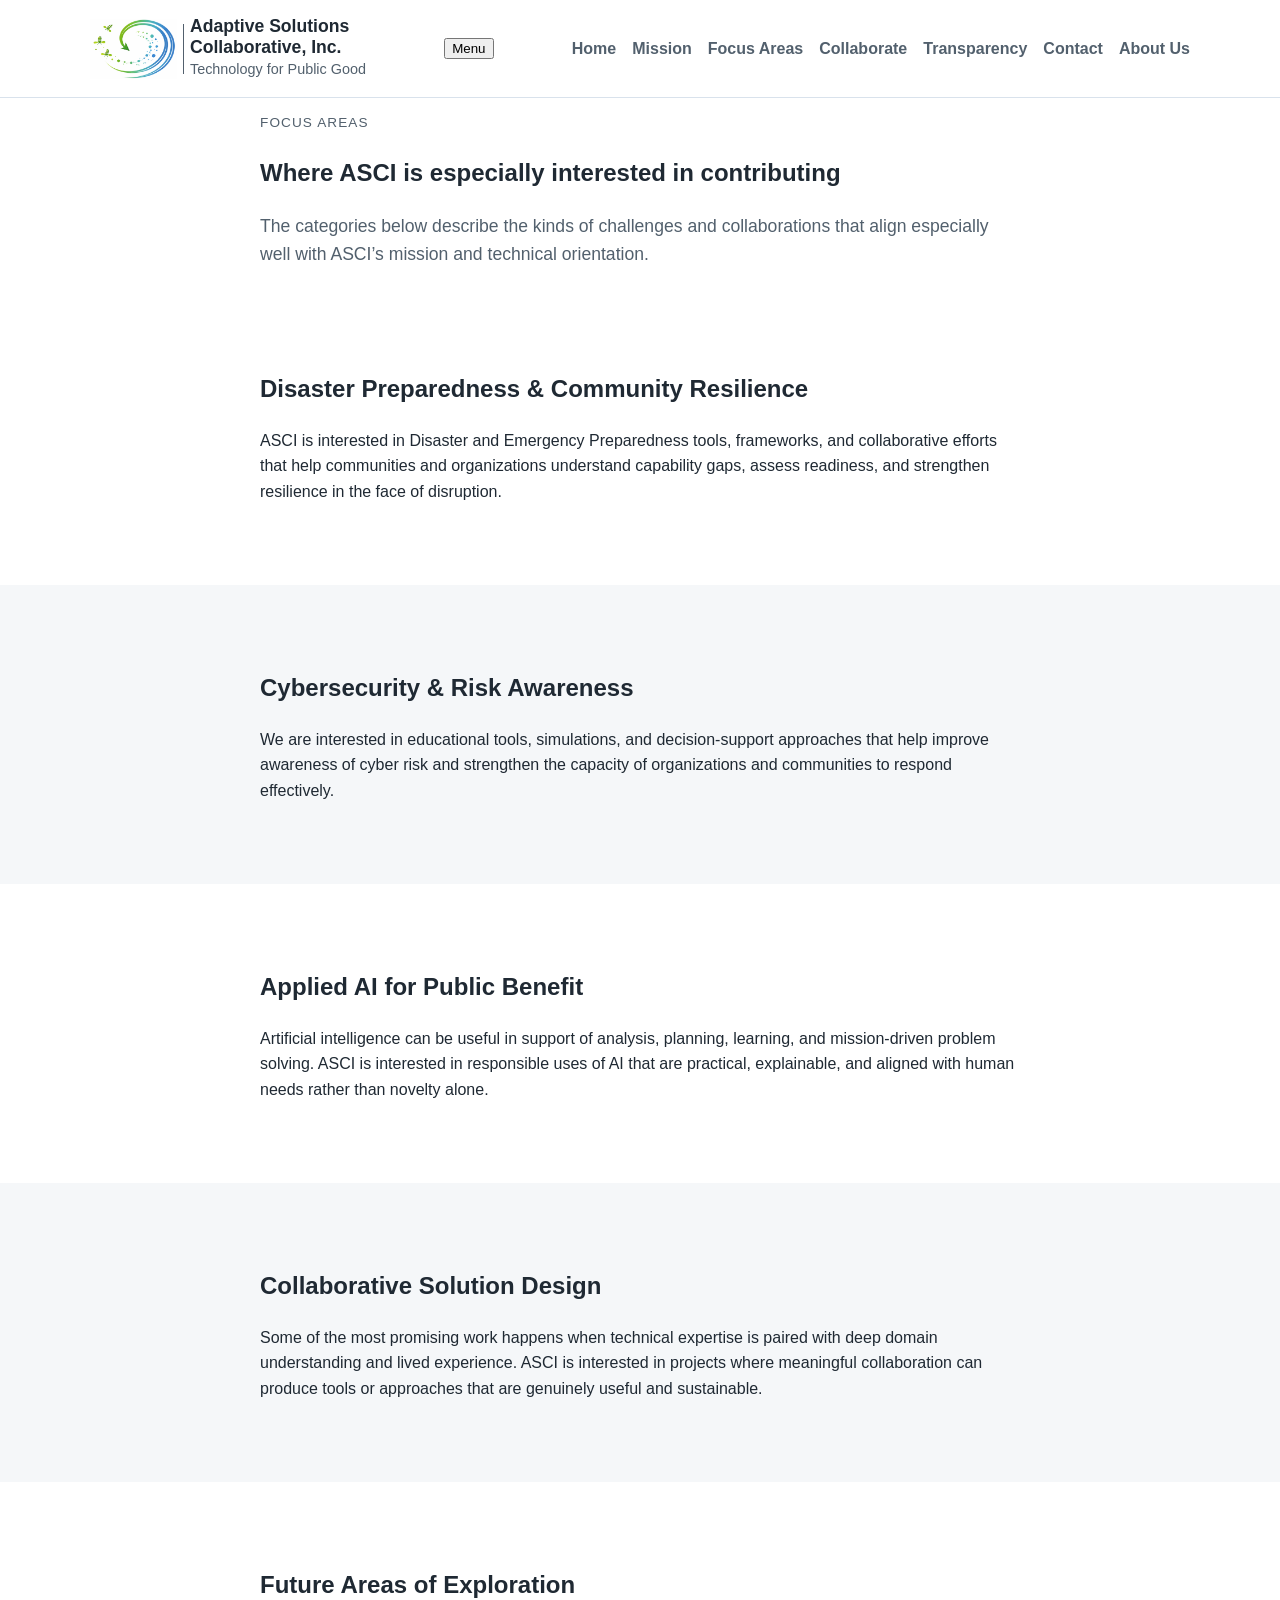
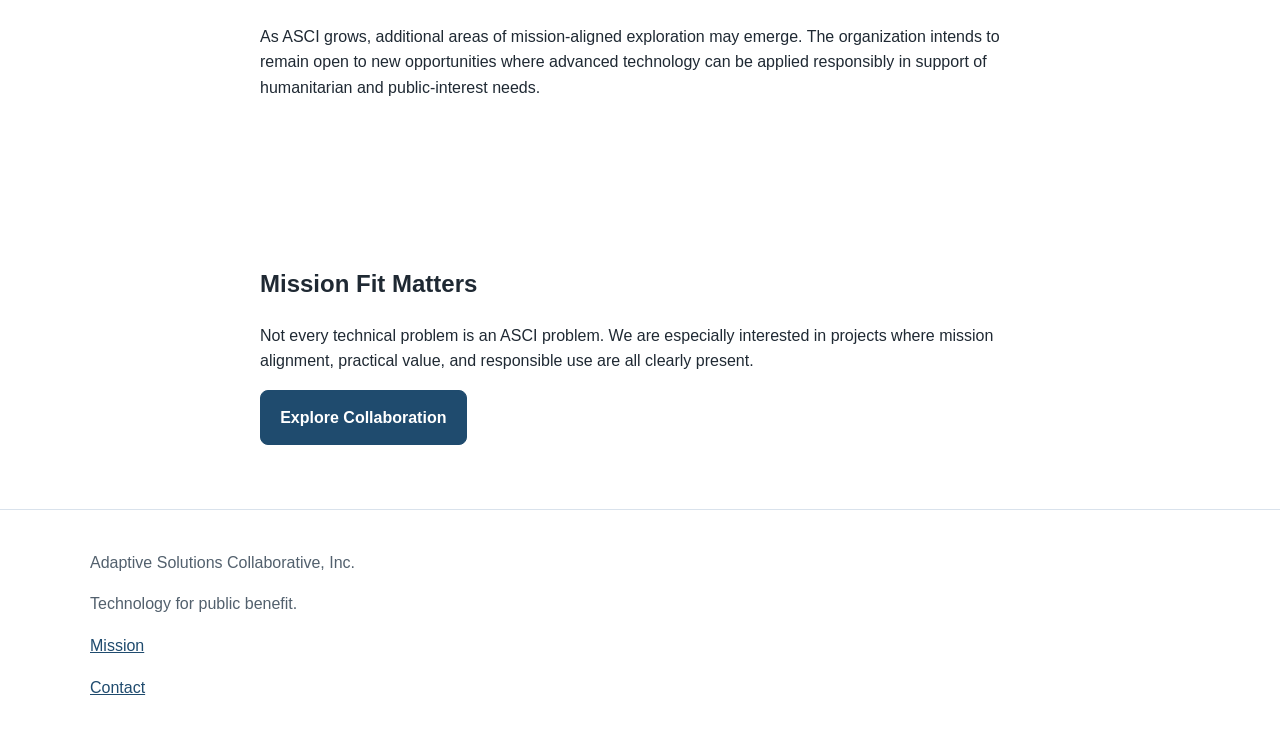
<file: focus-areas.html>
<!DOCTYPE html>
<html lang="en">
<head>
  <meta charset="UTF-8" />
  <meta name="viewport" content="width=device-width, initial-scale=1.0" />
  <meta
    name="description"
    content="Explore the focus areas of Adaptive Solutions Collaborative, Inc."
  />
  <title>Focus Areas | Adaptive Solutions Collaborative, Inc.</title>
  <link rel="stylesheet" href="css/style.css" />

</head>
<body>
  <header class="site-header">
    <div class="container header-inner">
      <a href="index.html" class="brand-link">
        <div class="logo-lockup">
          <img src="img/ASCI-Logo.png" alt="ASCI logo icon" class="logo-icon" />
      
          <div class="logo-divider"></div>
      
          <div class="logo-text">
            <div class="logo-name">
              Adaptive Solutions<br />
              Collaborative, Inc.
            </div>
            <div class="logo-tagline">Technology for Public Good</div>
          </div>
        </div>
      </a>
      <button class="nav-toggle" aria-expanded="false" aria-controls="site-nav">
        Menu
      </button>
      <nav id="site-nav" class="site-nav" aria-label="Main navigation">
        <ul class="nav-list">
          <li><a href="index.html">Home</a></li>
          <li><a href="mission.html">Mission</a></li>
          <li><a class="active" href="focus-areas.html">Focus Areas</a></li>
          <li><a href="collaborate.html">Collaborate</a></li>
          <li><a href="transparency.html">Transparency</a></li>
          <li><a href="contact.html">Contact</a></li>
          <li><a href="aboutus.html">About Us</a></li>
        </ul>
      </nav>
    </div>
  </header>

  <main class="page-main">
    <section class="page-hero">
      <div class="container narrow">
        <p class="eyebrow">Focus Areas</p>
        <h1>Where ASCI is especially interested in contributing</h1>
        <p class="lead">
          The categories below describe the kinds of challenges and collaborations
          that align especially well with ASCI’s mission and technical orientation.
        </p>
      </div>
    </section>

    <section class="section">
      <div class="container narrow">
        <h2>Disaster Preparedness &amp; Community Resilience</h2>
        <p>
          ASCI is interested in Disaster and Emergency Preparedness tools, frameworks, and collaborative efforts 
          that help communities and organizations understand capability gaps, assess readiness,
          and strengthen resilience in the face of disruption.
        </p>
      </div>
    </section>

    <section class="section alt">
      <div class="container narrow">
        <h2>Cybersecurity &amp; Risk Awareness</h2>
        <p>
          We are interested in educational tools, simulations, and decision-support
          approaches that help improve awareness of cyber risk and strengthen the
          capacity of organizations and communities to respond effectively.
        </p>
      </div>
    </section>

    <section class="section">
      <div class="container narrow">
        <h2>Applied AI for Public Benefit</h2>
        <p>
          Artificial intelligence can be useful in support of analysis, planning,
          learning, and mission-driven problem solving. ASCI is interested in
          responsible uses of AI that are practical, explainable, and aligned with
          human needs rather than novelty alone.
        </p>
      </div>
    </section>

    <section class="section alt">
      <div class="container narrow">
        <h2>Collaborative Solution Design</h2>
        <p>
          Some of the most promising work happens when technical expertise is paired
          with deep domain understanding and lived experience. ASCI is interested in
          projects where meaningful collaboration can produce tools or approaches that
          are genuinely useful and sustainable.
        </p>
      </div>
    </section>

    <section class="section">
      <div class="container narrow">
        <h2>Future Areas of Exploration</h2>
        <p>
          As ASCI grows, additional areas of mission-aligned exploration may emerge.
          The organization intends to remain open to new opportunities where advanced
          technology can be applied responsibly in support of humanitarian and
          public-interest needs.
        </p>
      </div>
    </section>

    <section class="section callout">
      <div class="container narrow">
        <h2>Mission Fit Matters</h2>
        <p>
          Not every technical problem is an ASCI problem. We are especially interested
          in projects where mission alignment, practical value, and responsible use
          are all clearly present.
        </p>
        <a class="button primary" href="collaborate.html">Explore Collaboration</a>
      </div>
    </section>
  </main>

  <footer class="site-footer">
    <div class="container footer-inner">
      <div>
        <p class="footer-title">Adaptive Solutions Collaborative, Inc.</p>
        <p class="footer-tag">Technology for public benefit.</p>
      </div>
      <div>
        <p><a href="mission.html">Mission</a></p>
        <p><a href="contact.html">Contact</a></p>
      </div>
    </div>
  </footer>
</body>
</html>
</file>
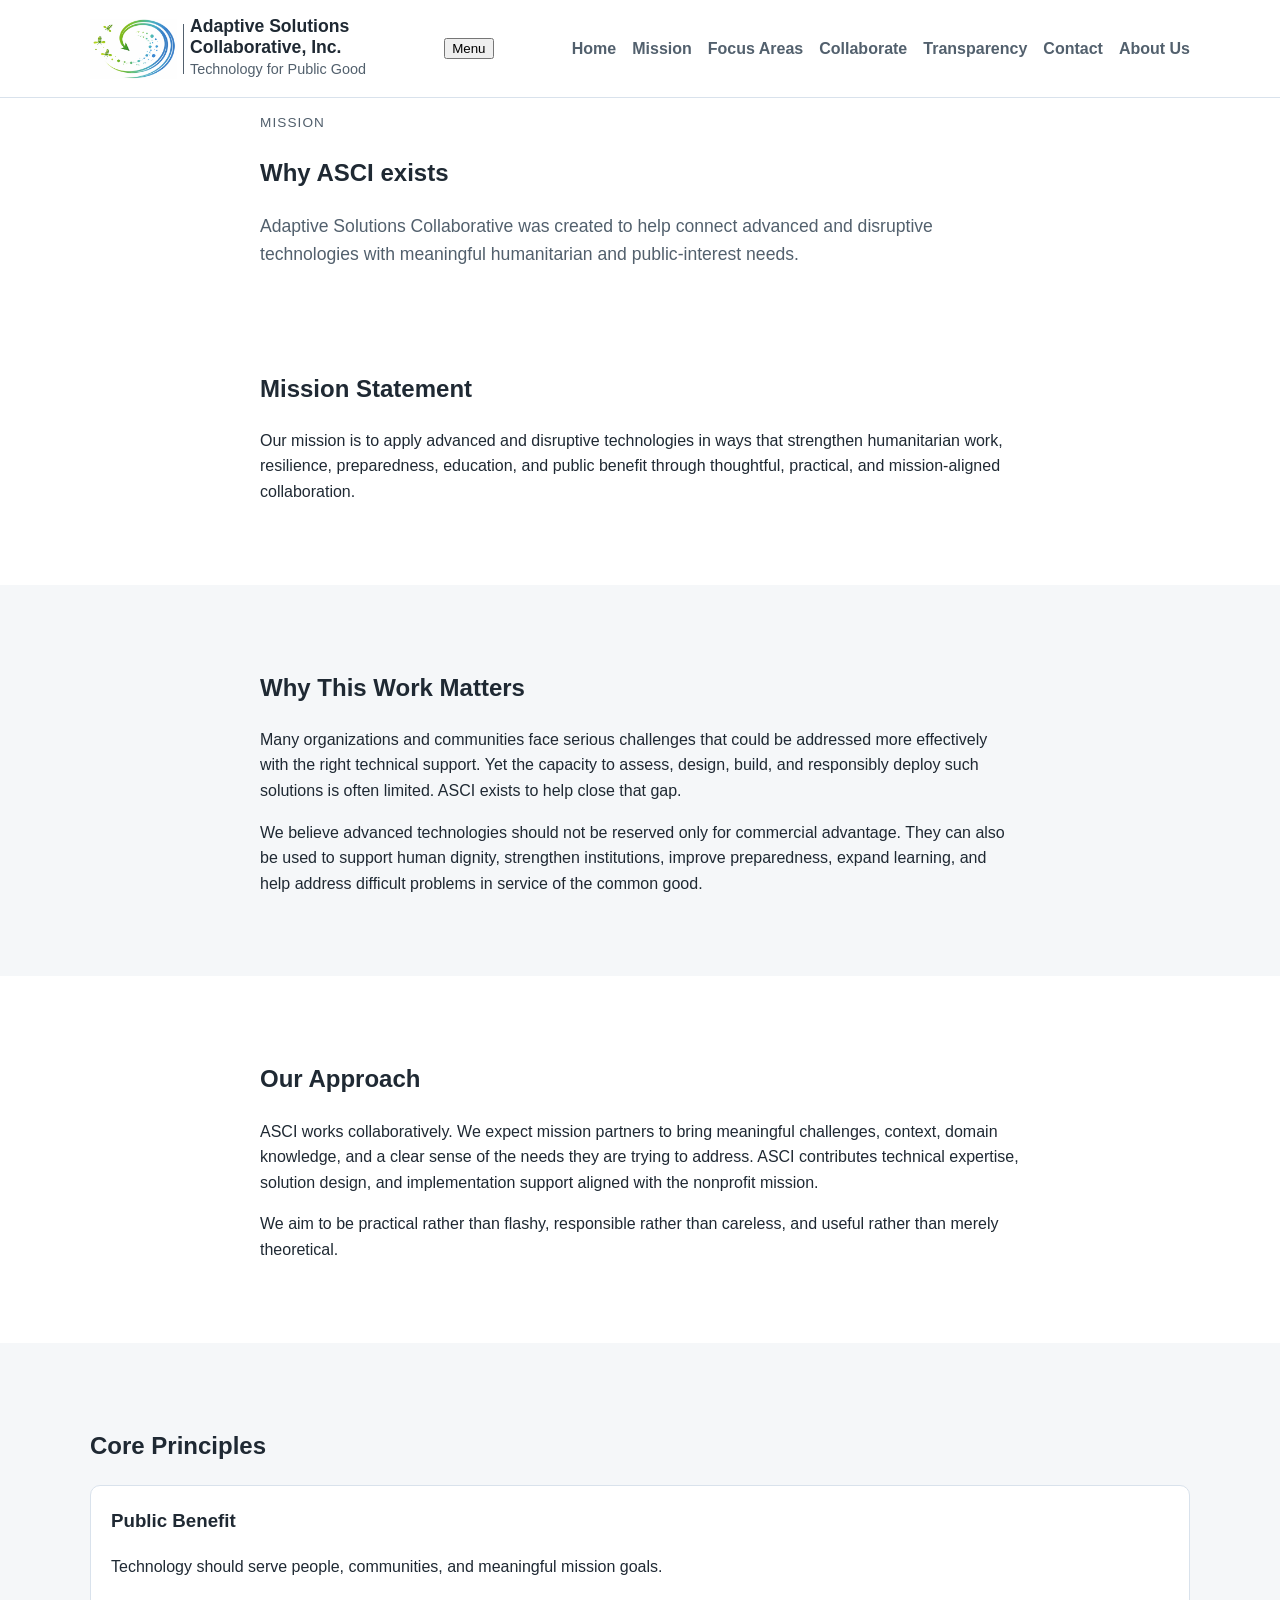
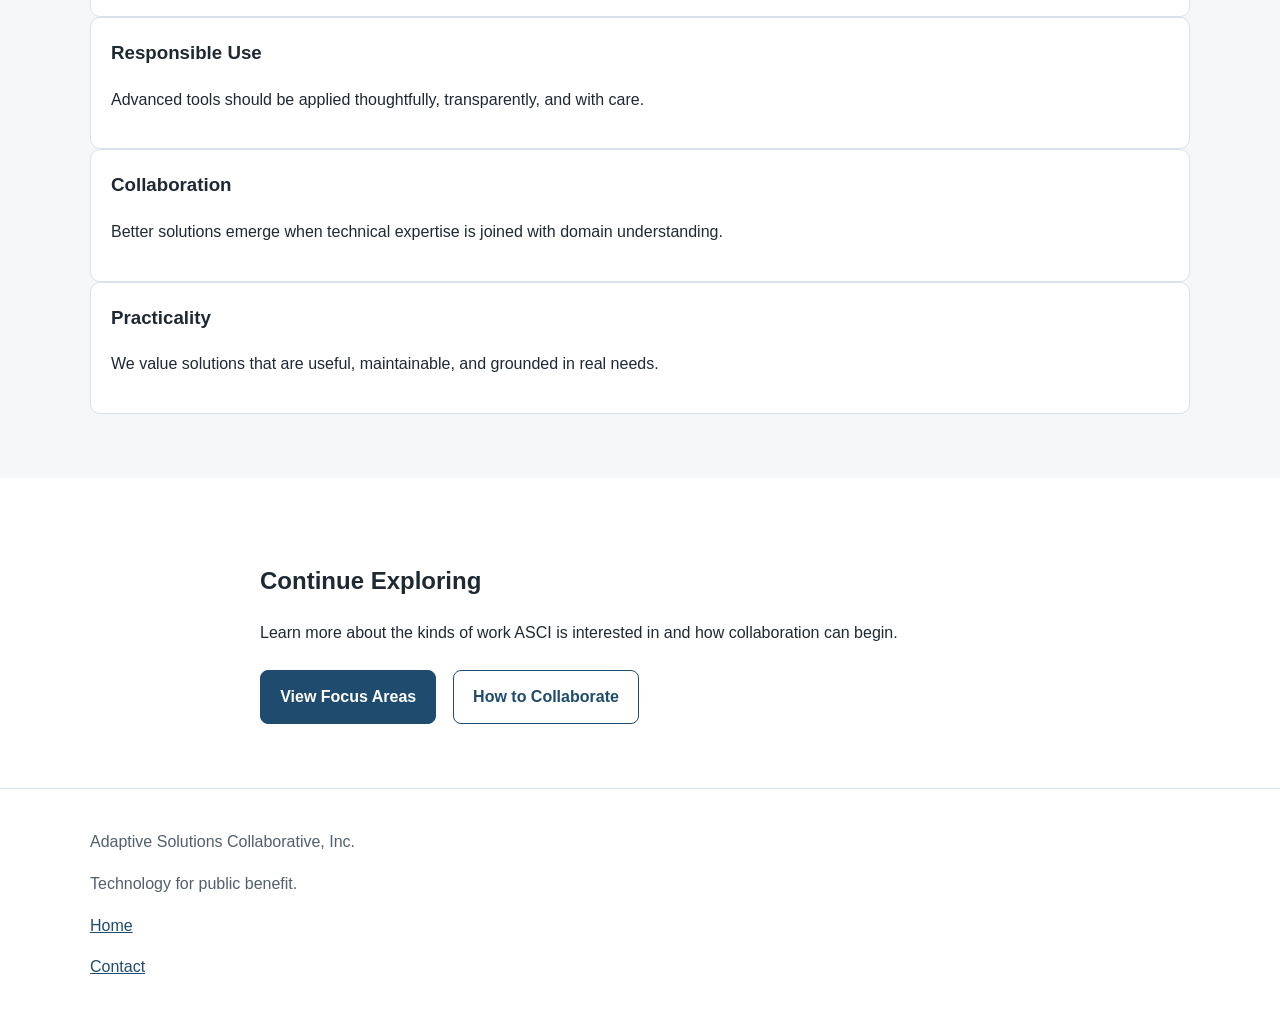
<file: mission.html>
<!DOCTYPE html>
<html lang="en">
<head>
  <meta charset="UTF-8" />
  <meta name="viewport" content="width=device-width, initial-scale=1.0" />
  <meta
    name="description"
    content="Learn about the mission, principles, and approach of Adaptive Solutions Collaborative, Inc."
  />
  <title>Mission | Adaptive Solutions Collaborative, Inc.</title>
  <link rel="stylesheet" href="css/style.css" />

</head>
<body>
  <header class="site-header">
    <div class="container header-inner">
      <a href="index.html" class="brand-link">
        <div class="logo-lockup">
          <img src="img/ASCI-Logo.png" alt="ASCI logo icon" class="logo-icon" />
      
          <div class="logo-divider"></div>
      
          <div class="logo-text">
            <div class="logo-name">
              Adaptive Solutions<br />
              Collaborative, Inc.
            </div>
            <div class="logo-tagline">Technology for Public Good</div>
          </div>
        </div>
      </a>
      <button class="nav-toggle" aria-expanded="false" aria-controls="site-nav">
        Menu
      </button>
      <nav id="site-nav" class="site-nav" aria-label="Main navigation">
        <ul class="nav-list">
          <li><a href="index.html">Home</a></li>
          <li><a class="active" href="mission.html">Mission</a></li>
          <li><a href="focus-areas.html">Focus Areas</a></li>
          <li><a href="collaborate.html">Collaborate</a></li>
          <li><a href="transparency.html">Transparency</a></li>
          <li><a href="contact.html">Contact</a></li>
          <li><a href="aboutus.html">About Us</a></li>
        </ul>
      </nav>
    </div>
  </header>

  <main class="page-main">
    <section class="page-hero">
      <div class="container narrow">
        <p class="eyebrow">Mission</p>
        <h1>Why ASCI exists</h1>
        <p class="lead">
          Adaptive Solutions Collaborative was created to help connect advanced and
          disruptive technologies with meaningful humanitarian and public-interest needs.
        </p>
      </div>
    </section>

    <section class="section">
      <div class="container narrow">
        <h2>Mission Statement</h2>
        <p>
          Our mission is to apply advanced and disruptive technologies in ways that
          strengthen humanitarian work, resilience, preparedness, education, and
          public benefit through thoughtful, practical, and mission-aligned collaboration.
        </p>
      </div>
    </section>

    <section class="section alt">
      <div class="container narrow">
        <h2>Why This Work Matters</h2>
        <p>
          Many organizations and communities face serious challenges that could be
          addressed more effectively with the right technical support. Yet the capacity
          to assess, design, build, and responsibly deploy such solutions is often limited.
          ASCI exists to help close that gap.
        </p>
        <p>
          We believe advanced technologies should not be reserved only for commercial
          advantage. They can also be used to support human dignity, strengthen
          institutions, improve preparedness, expand learning, and help address
          difficult problems in service of the common good.
        </p>
      </div>
    </section>

    <section class="section">
      <div class="container narrow">
        <h2>Our Approach</h2>
        <p>
          ASCI works collaboratively. We expect mission partners to bring meaningful
          challenges, context, domain knowledge, and a clear sense of the needs they
          are trying to address. ASCI contributes technical expertise, solution design,
          and implementation support aligned with the nonprofit mission.
        </p>
        <p>
          We aim to be practical rather than flashy, responsible rather than careless,
          and useful rather than merely theoretical.
        </p>
      </div>
    </section>

    <section class="section alt">
      <div class="container">
        <h2>Core Principles</h2>
        <div class="card-grid">
          <article class="card">
            <h3>Public Benefit</h3>
            <p>
              Technology should serve people, communities, and meaningful mission goals.
            </p>
          </article>

          <article class="card">
            <h3>Responsible Use</h3>
            <p>
              Advanced tools should be applied thoughtfully, transparently, and with care.
            </p>
          </article>

          <article class="card">
            <h3>Collaboration</h3>
            <p>
              Better solutions emerge when technical expertise is joined with domain understanding.
            </p>
          </article>

          <article class="card">
            <h3>Practicality</h3>
            <p>
              We value solutions that are useful, maintainable, and grounded in real needs.
            </p>
          </article>
        </div>
      </div>
    </section>

    <section class="section callout">
      <div class="container narrow">
        <h2>Continue Exploring</h2>
        <p>
          Learn more about the kinds of work ASCI is interested in and how collaboration can begin.
        </p>
        <div class="hero-actions">
          <a class="button primary" href="focus-areas.html">View Focus Areas</a>
          <a class="button secondary" href="collaborate.html">How to Collaborate</a>
        </div>
      </div>
    </section>
  </main>

  <footer class="site-footer">
    <div class="container footer-inner">
      <div>
        <p class="footer-title">Adaptive Solutions Collaborative, Inc.</p>
        <p class="footer-tag">Technology for public benefit.</p>
      </div>
      <div>
        <p><a href="index.html">Home</a></p>
        <p><a href="contact.html">Contact</a></p>
      </div>
    </div>
  </footer>
</body>
</html>
</file>
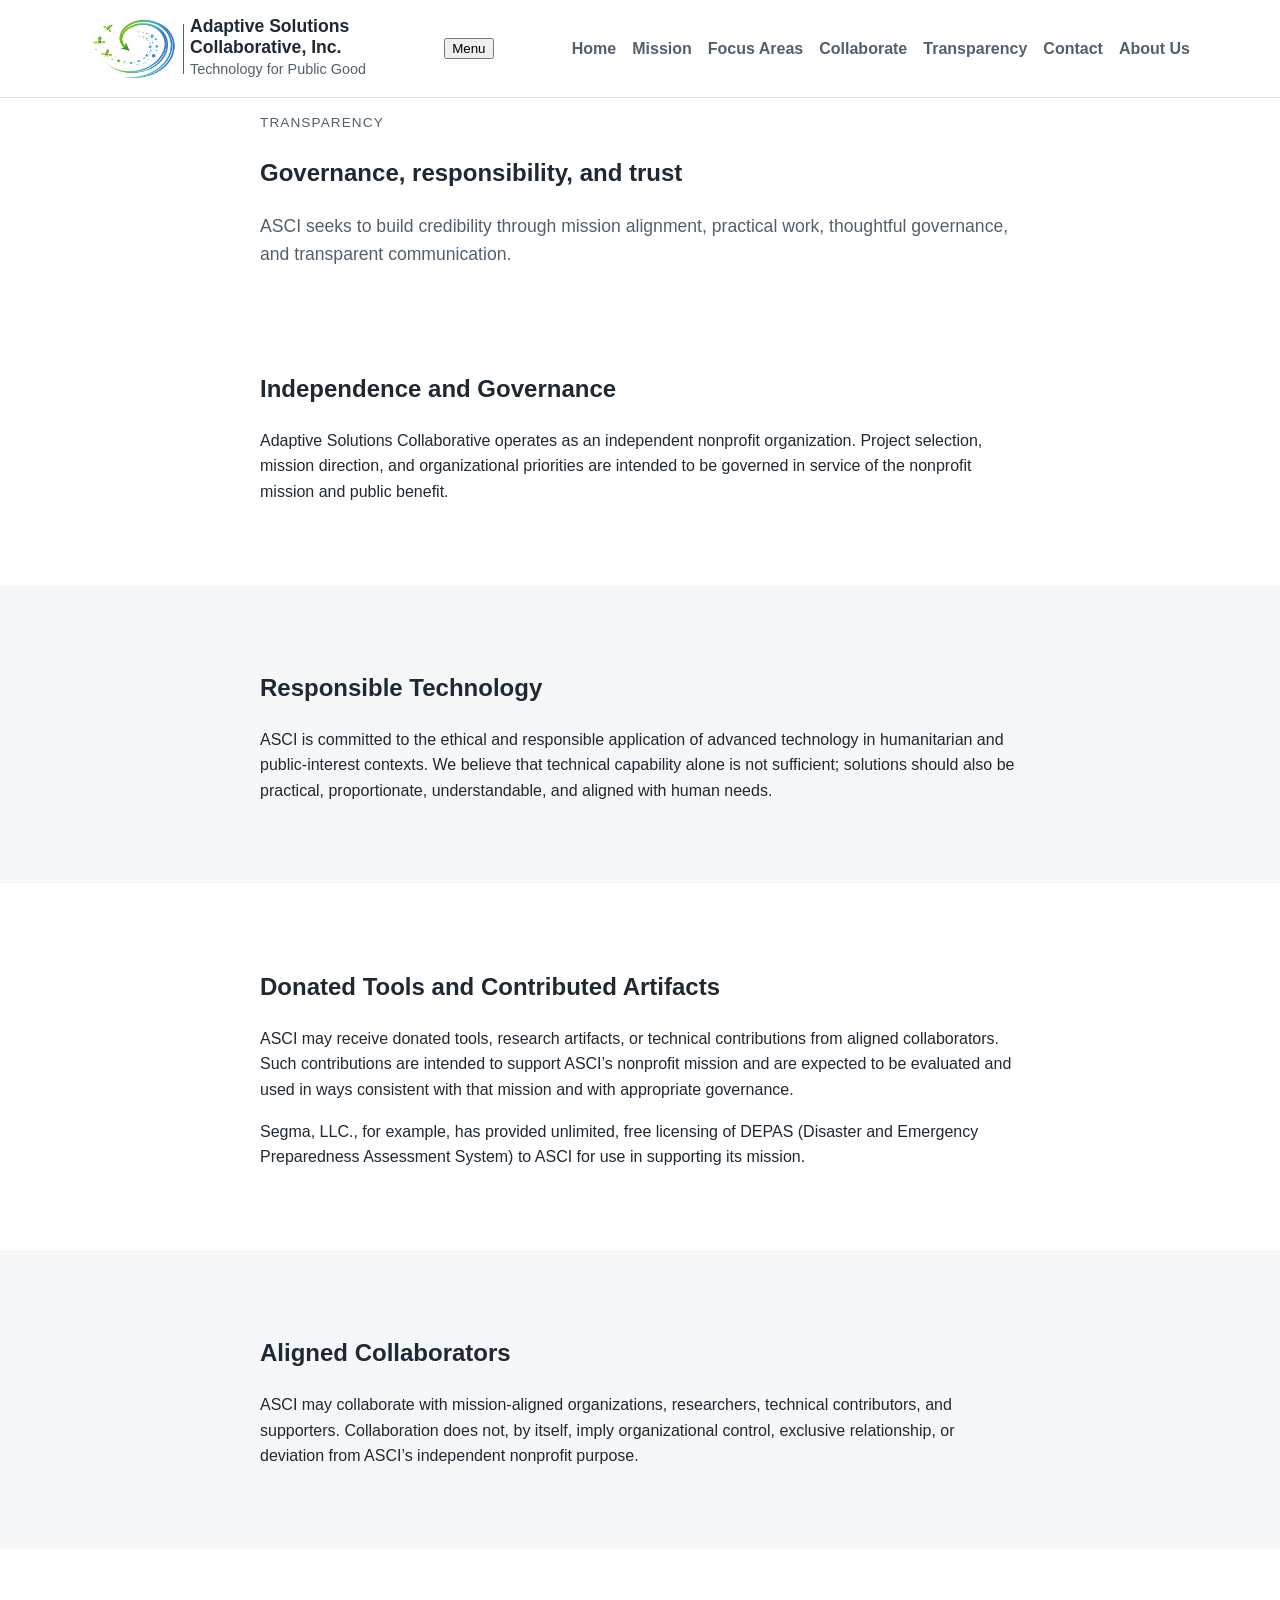
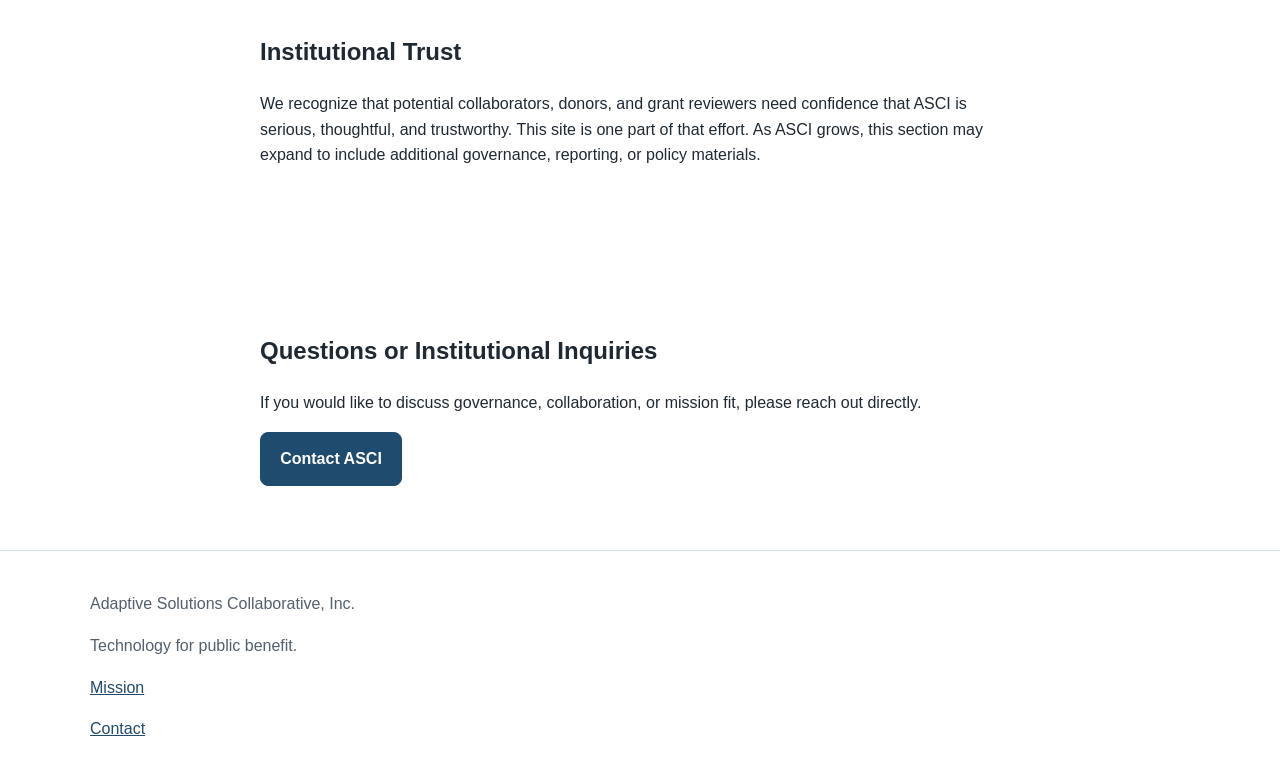
<file: transparency.html>
<!DOCTYPE html>
<html lang="en">
<head>
  <meta charset="UTF-8" />
  <meta name="viewport" content="width=device-width, initial-scale=1.0" />
  <meta
    name="description"
    content="Read about transparency, governance, and responsible technology at Adaptive Solutions Collaborative, Inc."
  />
  <title>Transparency | Adaptive Solutions Collaborative, Inc.</title>
  <link rel="stylesheet" href="css/style.css" />
  <script src="js/site.js" defer></script>
</head>
<body>
  <header class="site-header">
    <div class="container header-inner">
      <a href="index.html" class="brand-link">
        <div class="logo-lockup">
          <img src="img/ASCI-Logo.png" alt="ASCI logo icon" class="logo-icon" />
      
          <div class="logo-divider"></div>
      
          <div class="logo-text">
            <div class="logo-name">
              Adaptive Solutions<br />
              Collaborative, Inc.
            </div>
            <div class="logo-tagline">Technology for Public Good</div>
          </div>
        </div>
      </a>
      <button class="nav-toggle" aria-expanded="false" aria-controls="site-nav">
        Menu
      </button>
      <nav id="site-nav" class="site-nav" aria-label="Main navigation">
        <ul class="nav-list">
          <li><a href="index.html">Home</a></li>
          <li><a href="mission.html">Mission</a></li>
          <li><a href="focus-areas.html">Focus Areas</a></li>
          <li><a href="collaborate.html">Collaborate</a></li>
          <li><a class="active" href="transparency.html">Transparency</a></li>
          <li><a href="contact.html">Contact</a></li>
          <li><a href="aboutus.html">About Us</a></li>
        </ul>
      </nav>
    </div>
  </header>

  <main class="page-main">
    <section class="page-hero">
      <div class="container narrow">
        <p class="eyebrow">Transparency</p>
        <h1>Governance, responsibility, and trust</h1>
        <p class="lead">
          ASCI seeks to build credibility through mission alignment, practical work,
          thoughtful governance, and transparent communication.
        </p>
      </div>
    </section>

    <section class="section">
      <div class="container narrow">
        <h2>Independence and Governance</h2>
        <p>
          Adaptive Solutions Collaborative operates as an independent nonprofit
          organization. Project selection, mission direction, and organizational
          priorities are intended to be governed in service of the nonprofit mission
          and public benefit.
        </p>
      </div>
    </section>

    <section class="section alt">
      <div class="container narrow">
        <h2>Responsible Technology</h2>
        <p>
          ASCI is committed to the ethical and responsible application of advanced
          technology in humanitarian and public-interest contexts. We believe that
          technical capability alone is not sufficient; solutions should also be
          practical, proportionate, understandable, and aligned with human needs.
        </p>
      </div>
    </section>

    <section class="section">
      <div class="container narrow">
        <h2>Donated Tools and Contributed Artifacts</h2>
        <p>
          ASCI may receive donated tools, research artifacts, or technical
          contributions from aligned collaborators. Such contributions are intended
          to support ASCI’s nonprofit mission and are expected to be evaluated and used
          in ways consistent with that mission and with appropriate governance.
        </p>
        <p>
          Segma, LLC., for example, has provided unlimited, free licensing of DEPAS
          (Disaster and Emergency Preparedness Assessment System) to ASCI
          for use in supporting its mission.
        </p>
      </div>
    </section>

    <section class="section alt">
      <div class="container narrow">
        <h2>Aligned Collaborators</h2>
        <p>
          ASCI may collaborate with mission-aligned organizations, researchers,
          technical contributors, and supporters. Collaboration does not, by itself,
          imply organizational control, exclusive relationship, or deviation from
          ASCI’s independent nonprofit purpose.
        </p>
      </div>
    </section>

    <section class="section">
      <div class="container narrow">
        <h2>Institutional Trust</h2>
        <p>
          We recognize that potential collaborators, donors, and grant reviewers
          need confidence that ASCI is serious, thoughtful, and trustworthy. This site
          is one part of that effort. As ASCI grows, this section may expand to include
          additional governance, reporting, or policy materials.
        </p>
      </div>
    </section>

    <section class="section callout">
      <div class="container narrow">
        <h2>Questions or Institutional Inquiries</h2>
        <p>
          If you would like to discuss governance, collaboration, or mission fit,
          please reach out directly.
        </p>
        <a class="button primary" href="contact.html">Contact ASCI</a>
      </div>
    </section>
  </main>

  <footer class="site-footer">
    <div class="container footer-inner">
      <div>
        <p class="footer-title">Adaptive Solutions Collaborative, Inc.</p>
        <p class="footer-tag">Technology for public benefit.</p>
      </div>
      <div>
        <p><a href="mission.html">Mission</a></p>
        <p><a href="contact.html">Contact</a></p>
      </div>
    </div>
  </footer>
</body>
</html>
</file>
<file: css/style.css>
:root {
  --bg: #ffffff;
  --bg-alt: #f5f7f9;
  --text: #1f2933;
  --muted: #52606d;
  --border: #d9e2ec;
  --accent: #1f4b6e;
  --accent-dark: #16364f;
  --max-width: 1100px;
  --narrow-width: 760px;
}

* {
  box-sizing: border-box;
}

html {
  scroll-behavior: smooth;
}

body {
  margin: 0;
  font-family: Arial, Helvetica, sans-serif;
  line-height: 1.6;
  color: var(--text);
  background: var(--bg);
}

a {
  color: var(--accent);
}

a:hover,
a:focus {
  color: var(--accent-dark);
}

.container {
  width: min(100% - 2rem, var(--max-width));
  margin: 0 auto;
}

.container.narrow {
  width: min(100% - 2rem, var(--narrow-width));
}

.site-header {
  border-bottom: 1px solid var(--border);
  background: #fff;
}

.site-header .container {
  display: flex;
  justify-content: space-between;
  align-items: center;
  gap: 1rem;
  padding: 1rem 0;
  flex-wrap: wrap;
}

/* New Brand Header Styles */
.brand-link {
  text-decoration: none;
  color: inherit;
}

.logo-lockup {
  display: flex;
  align-items: center;
  gap: 6px;
}

.logo-icon {
  height: 60px;
}

.logo-divider {
  border-left: 1px solid var(--muted);
  height: 50px;
}

.logo-name {
  font-size: 1.1rem;
  font-weight: 700;
  line-height: 1.2;
}

.logo-tagline {
  font-size: 0.9rem;
  color: var(--muted);
}

.nav-list {
  list-style: none;
  display: flex;
  gap: 1rem;
  margin: 0;
  padding: 0;
  flex-wrap: wrap;
}

.nav-list a {
  text-decoration: none;
  color: var(--muted);
  font-weight: 600;
}

.hero {
  padding: 5rem 0 4rem;
}

.eyebrow {
  text-transform: uppercase;
  letter-spacing: 0.08em;
  font-size: 0.85rem;
  color: var(--muted);
  margin-bottom: 0.5rem;
}

.hero h1 {
  font-size: clamp(2rem, 5vw, 3.5rem);
  line-height: 1.15;
  margin: 0 0 1rem;
}

.lead {
  max-width: 48rem;
  color: var(--muted);
  font-size: 1.1rem;
}

.hero-actions {
  margin-top: 1.5rem;
}

.button {
  display: inline-block;
  padding: 0.85rem 1.2rem;
  margin-right: 0.75rem;
  border-radius: 8px;
  text-decoration: none;
  font-weight: 700;
  border: 1px solid var(--accent);
}

.button.primary {
  background: var(--accent);
  color: #fff;
}

.button.secondary {
  background: transparent;
  color: var(--accent);
}

.section {
  padding: 4rem 0;
}

.alt {
  background: var(--bg-alt);
}

.grid {
  display: grid;
  grid-template-columns: repeat(auto-fit, minmax(240px, 1fr));
  gap: 1.25rem;
}

.card {
  background: #fff;
  border: 1px solid var(--border);
  padding: 1.25rem;
  border-radius: 10px;
}

.card h3 {
  margin-top: 0;
}

.contact a {
  font-size: 1.1rem;
  font-weight: 700;
  text-decoration: none;
}

.small-note,
.site-footer {
  color: var(--muted);
}

.site-footer {
  border-top: 1px solid var(--border);
  padding: 1.5rem 0;
}

@media (max-width: 700px) {
  .hero {
    padding: 3.5rem 0 3rem;
  }

  .section {
    padding: 3rem 0;
  }

  .site-header .container {
    justify-content: center;
  }

  .logo-lockup {
    flex-direction: column;
    align-items: center;
    gap: 12px;
    text-align: center;
  }

  .logo-divider {
    display: none;
  }

  .logo-icon {
    height: auto;
    width: 150px;
  }

  .logo-name {
    font-size: 1.2rem;
  }

  .logo-tagline {
    font-size: 1rem;
  }

  .nav-toggle {
    display: none; /* Assuming the new header replaces nav on mobile */
  }

  .site-nav {
    display: none; /* Assuming the new header replaces nav on mobile */
  }
}
</file>
